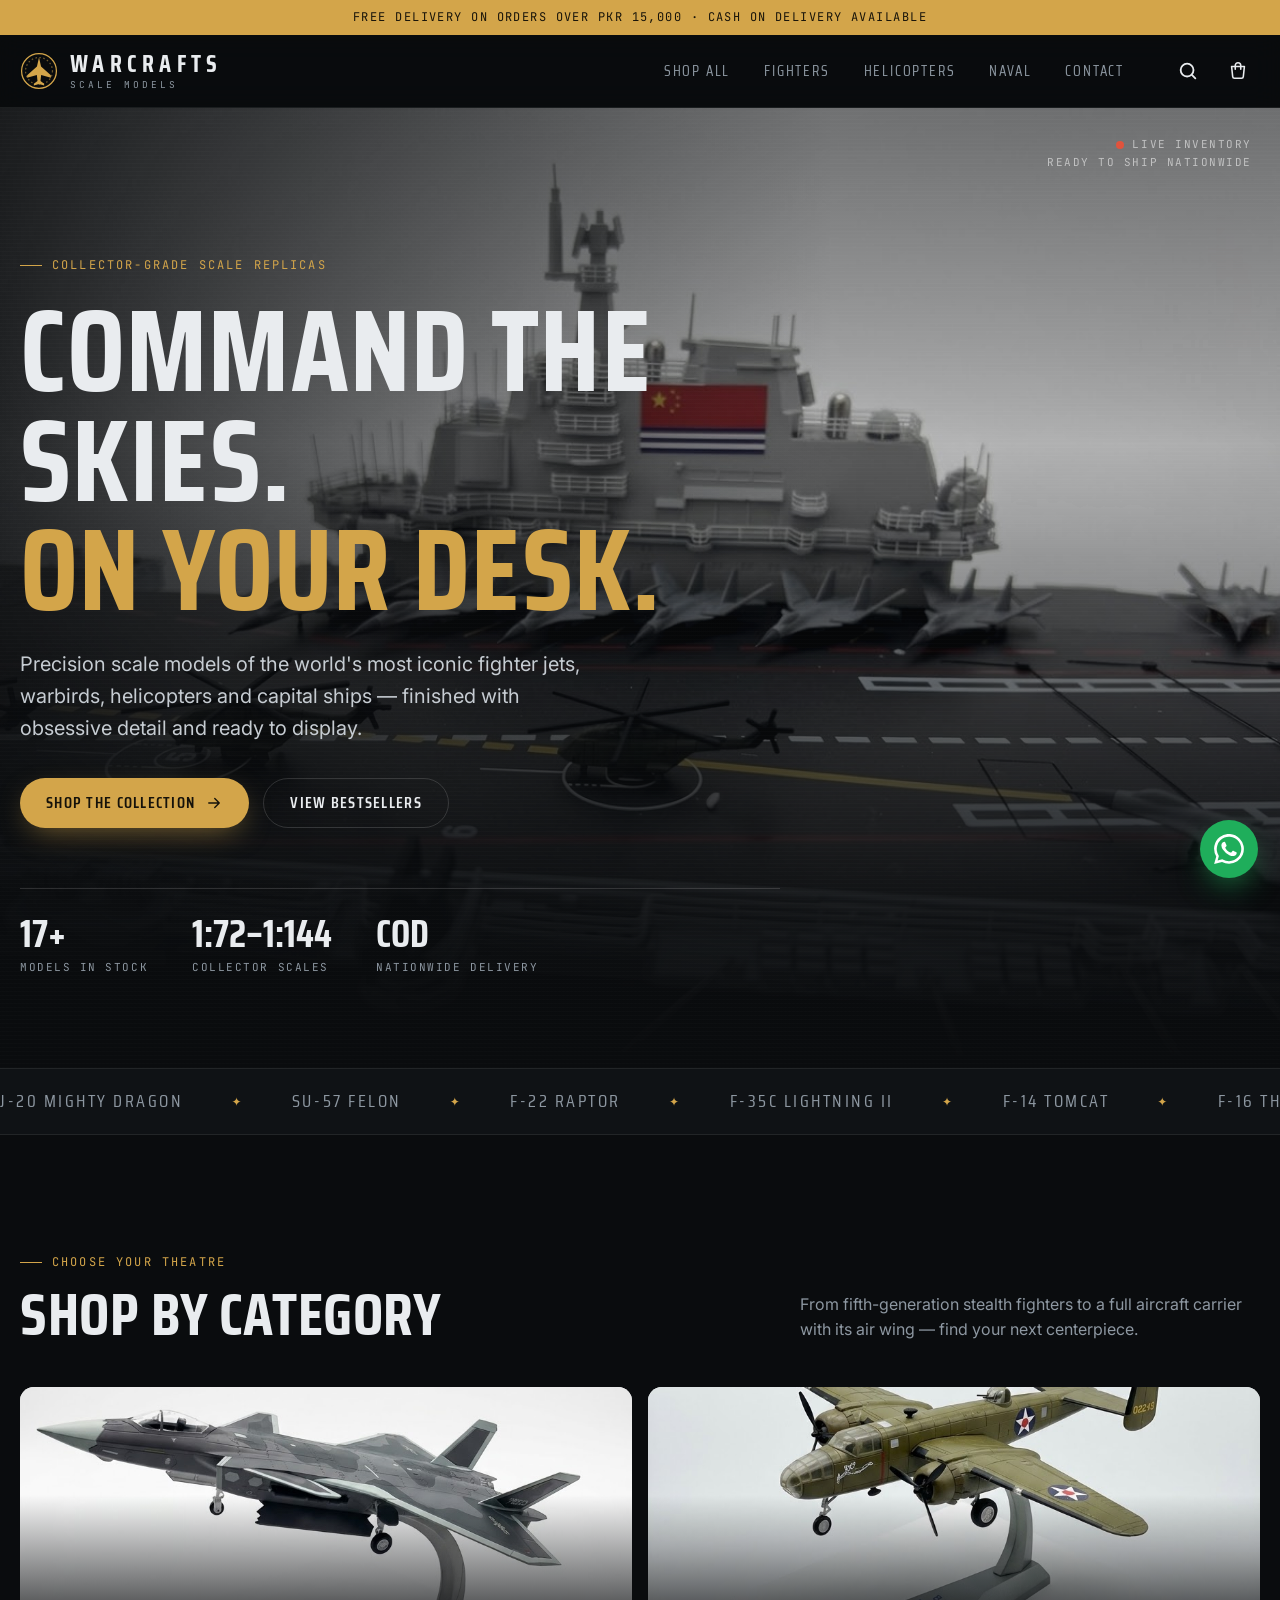
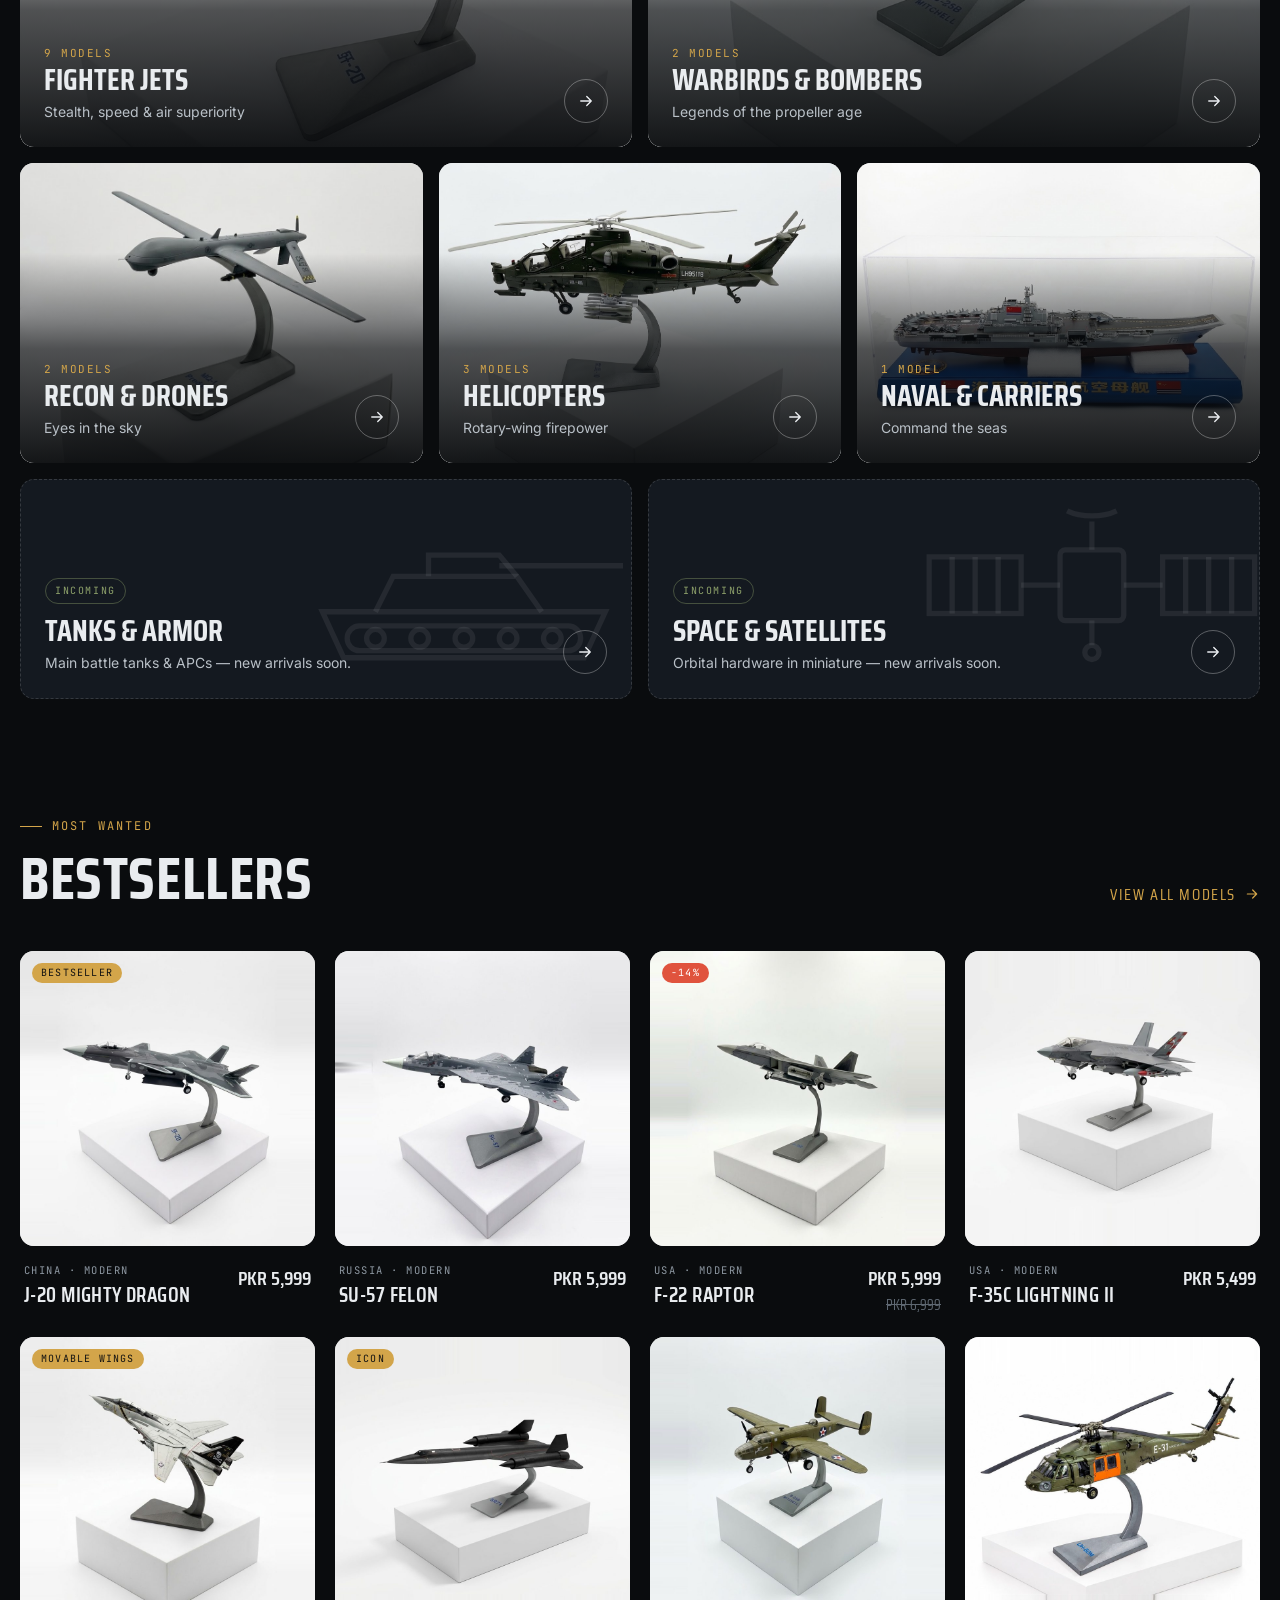
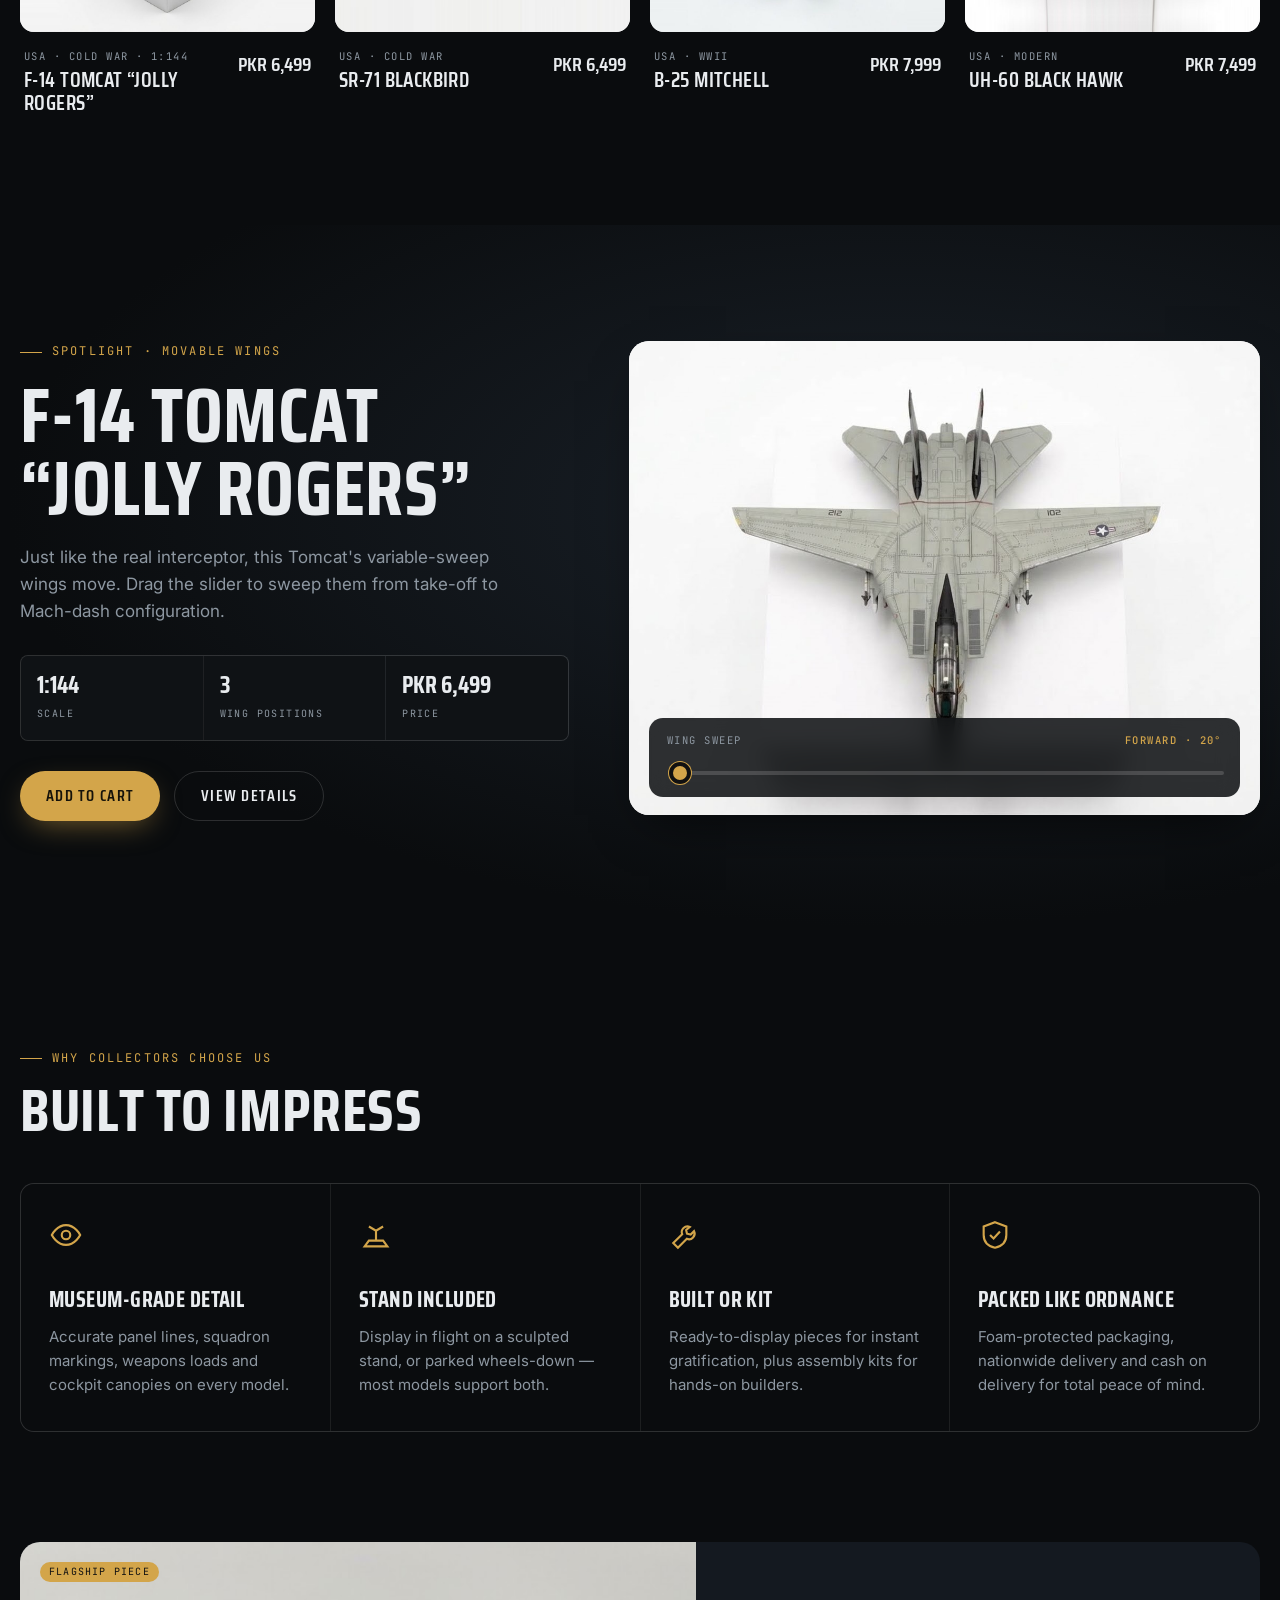
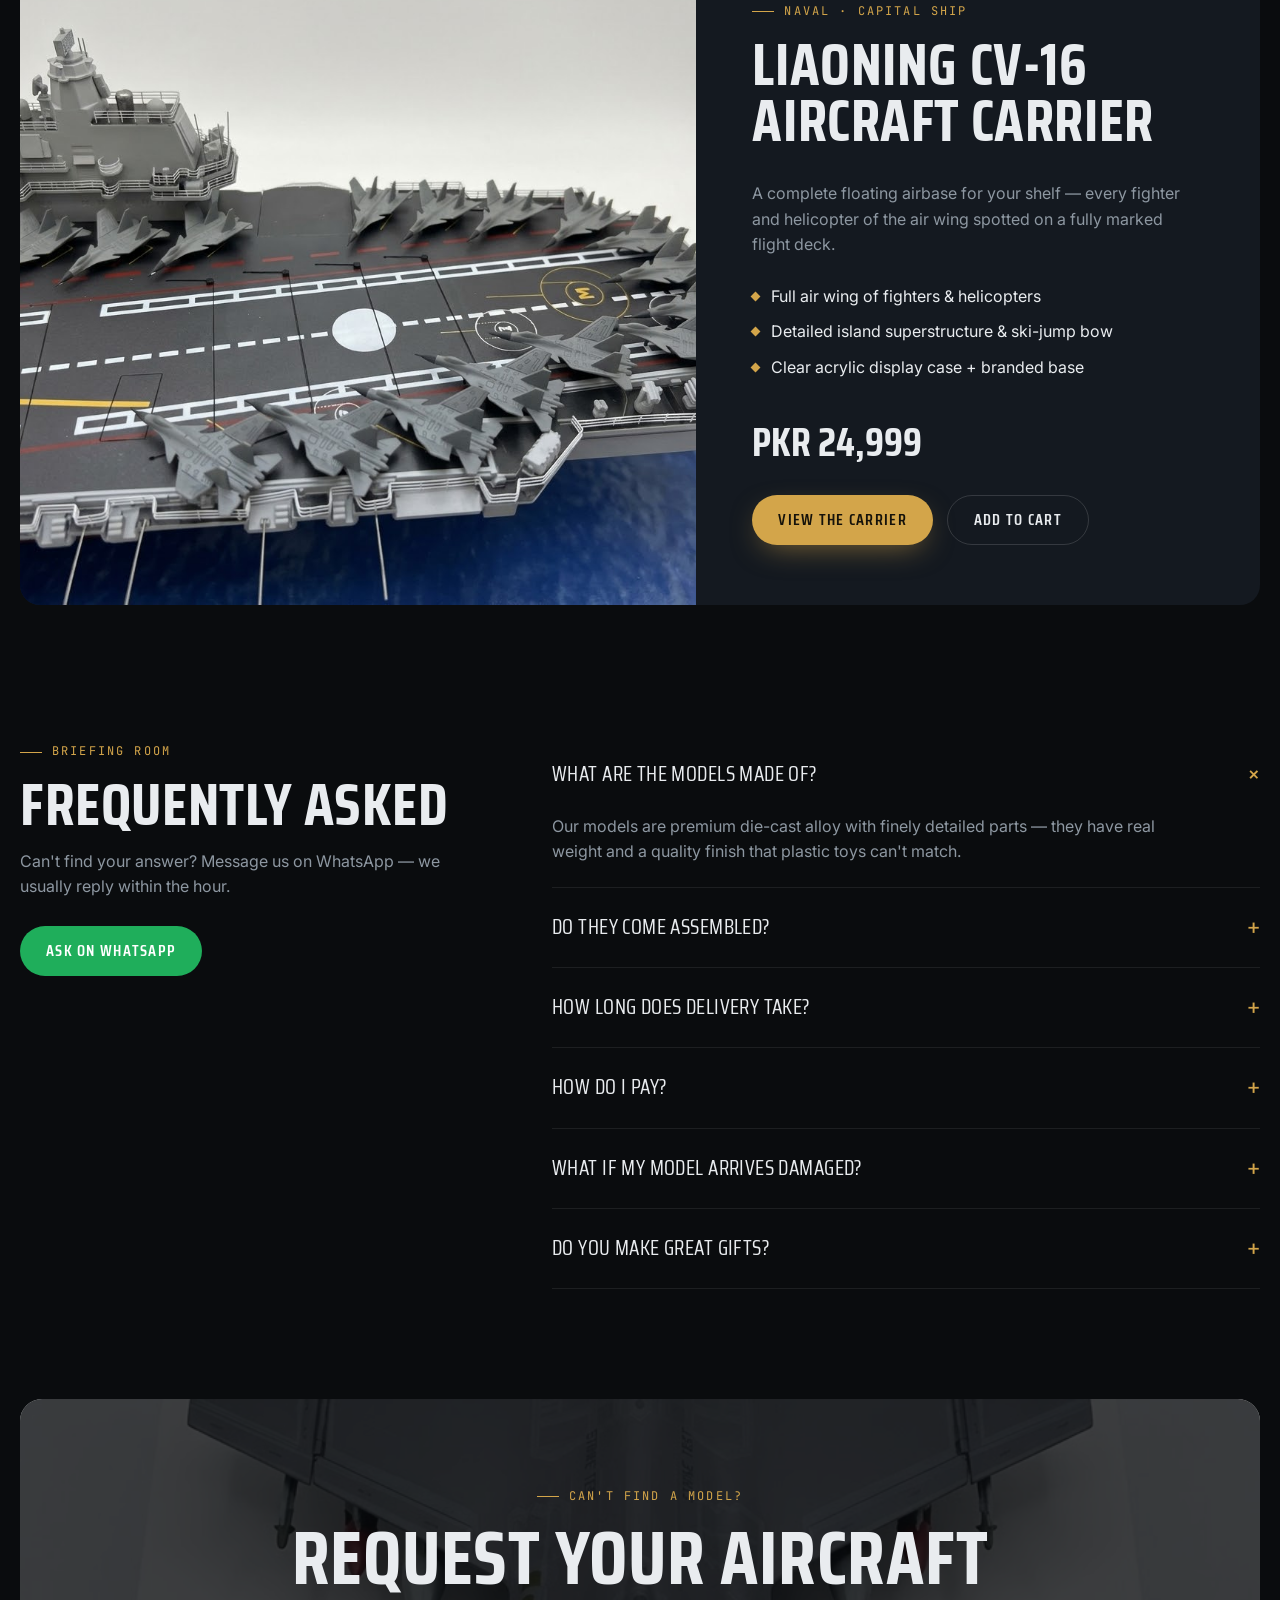
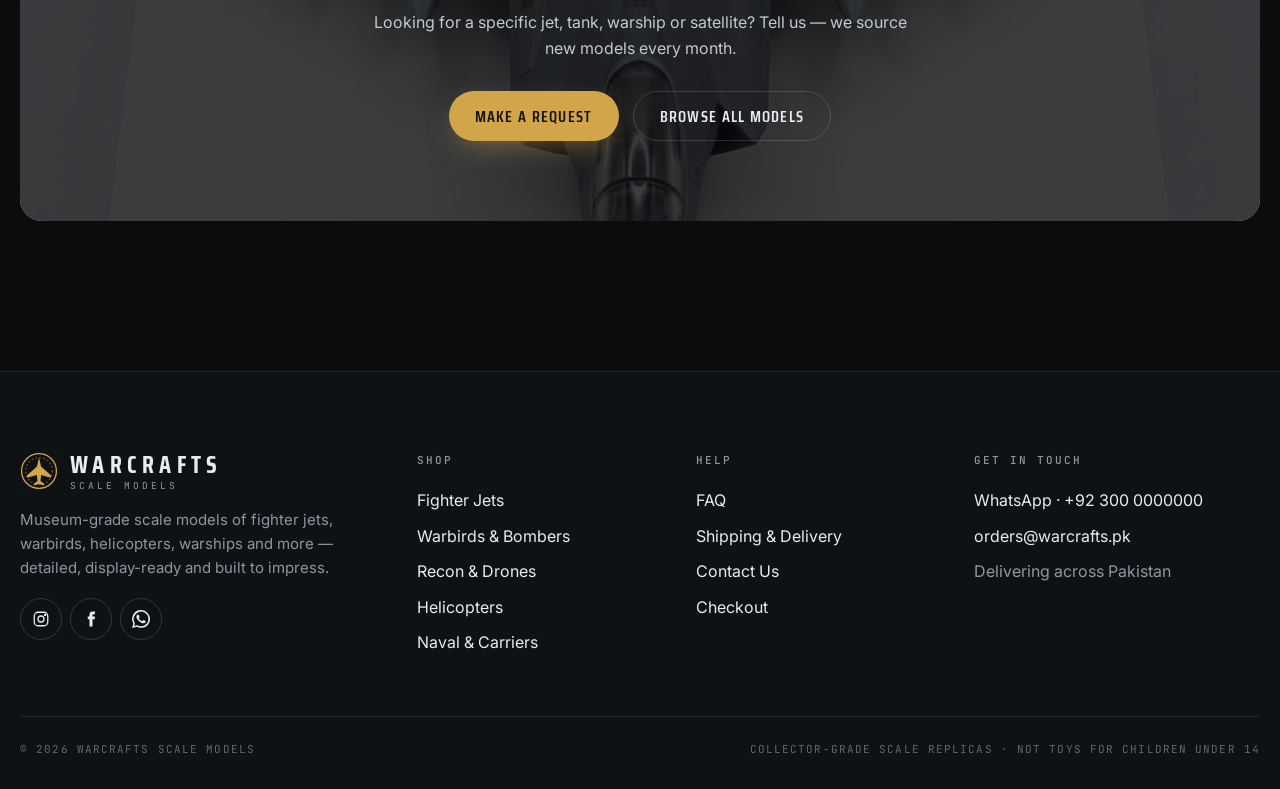
<file: site/index.html>
<!doctype html>
<html lang="en">
<head>
  <meta charset="utf-8">
  <meta name="viewport" content="width=device-width, initial-scale=1">
  <title>WARCRAFTS Scale Models — Fighter Jets, Helicopters & Warship Replicas</title>
  <meta name="description" content="Museum-grade scale models of fighter jets, WWII warbirds, attack helicopters, drones and aircraft carriers. Detailed, display-ready, delivered nationwide with cash on delivery.">
  <meta property="og:title" content="WARCRAFTS Scale Models">
  <meta property="og:description" content="Command the skies. Rule the seas. On your desk.">
  <meta property="og:image" content="assets/hero-carrier.jpg">
  <meta property="og:type" content="website">
  <meta name="theme-color" content="#0a0c0e">
  <link rel="icon" href="favicon.svg" type="image/svg+xml">
  <link rel="preconnect" href="https://fonts.googleapis.com">
  <link rel="preconnect" href="https://fonts.gstatic.com" crossorigin>
  <link href="https://fonts.googleapis.com/css2?family=Inter:wght@400;500;600&family=JetBrains+Mono:wght@400;500&family=Saira+Condensed:wght@500;600;700&display=swap" rel="stylesheet">
  <link rel="preload" as="image" href="assets/hero-carrier.jpg">
  <link rel="stylesheet" href="css/styles.css">
</head>
<body data-page="home">
  <div id="site-header"></div>

  <main>
    <!-- HERO -->
    <section class="hero">
      <div class="hero-media"><img src="assets/hero-carrier.jpg" alt="Close-up of the Liaoning aircraft carrier model's flight deck with fighters and helicopters"></div>
      <div class="hud hud-tr"><i></i>Live inventory<br>Ready to ship nationwide</div>
      <div class="wrap">
        <div class="hero-content">
          <span class="kicker">Collector-grade scale replicas</span>
          <h1 class="h-display">Command the skies.<br><em>On your desk.</em></h1>
          <p class="lead">Precision scale models of the world's most iconic fighter jets, warbirds, helicopters and capital ships — finished with obsessive detail and ready to display.</p>
          <div class="hero-ctas">
            <a href="shop.html" class="btn btn-primary">Shop the collection
              <svg viewBox="0 0 24 24" fill="none" stroke="currentColor" stroke-width="1.8" stroke-linecap="round" stroke-linejoin="round"><path d="M5 12h14M13 6l6 6-6 6"/></svg></a>
            <a href="#featured" class="btn btn-ghost">View bestsellers</a>
          </div>
          <div class="hero-stats">
            <div><b id="statModels">17+</b><span>Models in stock</span></div>
            <div><b>1:72–1:144</b><span>Collector scales</span></div>
            <div><b>COD</b><span>Nationwide delivery</span></div>
          </div>
        </div>
      </div>
    </section>

    <div class="marquee" aria-hidden="true"><div class="marquee-track" id="marquee"></div></div>

    <!-- CATEGORIES -->
    <section class="section">
      <div class="wrap">
        <div class="section-head reveal">
          <div><span class="kicker">Choose your theatre</span><h2 class="h-display">Shop by category</h2></div>
          <p>From fifth-generation stealth fighters to a full aircraft carrier with its air wing — find your next centerpiece.</p>
        </div>
        <div class="cat-grid" id="catGrid"></div>
      </div>
    </section>

    <!-- FEATURED -->
    <section class="section" id="featured" style="padding-top:0">
      <div class="wrap">
        <div class="section-head reveal">
          <div><span class="kicker">Most wanted</span><h2 class="h-display">Bestsellers</h2></div>
          <a href="shop.html" class="link-arrow">View all models
            <svg viewBox="0 0 24 24" fill="none" stroke="currentColor" stroke-width="1.8" stroke-linecap="round" stroke-linejoin="round"><path d="M5 12h14M13 6l6 6-6 6"/></svg></a>
        </div>
        <div class="grid" id="featuredGrid"></div>
      </div>
    </section>

    <!-- SPOTLIGHT: F-14 -->
    <section class="section spotlight">
      <div class="wrap spot-grid">
        <div class="spot-copy reveal">
          <span class="kicker">Spotlight · Movable wings</span>
          <h2 class="h-display">F-14 Tomcat<br>“Jolly Rogers”</h2>
          <p>Just like the real interceptor, this Tomcat's variable-sweep wings move. Drag the slider to sweep them from take-off to Mach-dash configuration.</p>
          <div class="spot-specs">
            <div><b>1:144</b><span>Scale</span></div>
            <div><b>3</b><span>Wing positions</span></div>
            <div><b id="f14Price">—</b><span>Price</span></div>
          </div>
          <div class="hero-ctas">
            <button class="btn btn-primary" data-add-f14>Add to cart</button>
            <a class="btn btn-ghost" href="product.html?id=f-14-tomcat">View details</a>
          </div>
        </div>
        <div class="spot-stage reveal" id="sweepStage">
          <div class="sweep-ctrl">
            <label for="sweep">Wing sweep <b id="sweepVal">Forward · 20°</b></label>
            <input type="range" id="sweep" min="0" max="2" step="1" value="0">
          </div>
        </div>
      </div>
    </section>

    <!-- WHY US -->
    <section class="section">
      <div class="wrap">
        <div class="section-head reveal">
          <div><span class="kicker">Why collectors choose us</span><h2 class="h-display">Built to impress</h2></div>
        </div>
        <div class="features reveal">
          <div class="feature">
            <svg viewBox="0 0 24 24" fill="none" stroke="currentColor" stroke-width="1.5"><path d="M2 12s3.5-7 10-7 10 7 10 7-3.5 7-10 7S2 12 2 12z"/><circle cx="12" cy="12" r="3"/></svg>
            <h3>Museum-grade detail</h3>
            <p>Accurate panel lines, squadron markings, weapons loads and cockpit canopies on every model.</p>
          </div>
          <div class="feature">
            <svg viewBox="0 0 24 24" fill="none" stroke="currentColor" stroke-width="1.5"><path d="M4 20h16l-3-4H7z"/><path d="M12 16V9M7 6l5 3 5-3"/></svg>
            <h3>Stand included</h3>
            <p>Display in flight on a sculpted stand, or parked wheels-down — most models support both.</p>
          </div>
          <div class="feature">
            <svg viewBox="0 0 24 24" fill="none" stroke="currentColor" stroke-width="1.5"><path d="M14.7 6.3a4 4 0 0 0-5.4 5.1L3 17.7 6.3 21l6.3-6.3a4 4 0 0 0 5.1-5.4l-2.4 2.4-2.6-.6-.6-2.6z"/></svg>
            <h3>Built or kit</h3>
            <p>Ready-to-display pieces for instant gratification, plus assembly kits for hands-on builders.</p>
          </div>
          <div class="feature">
            <svg viewBox="0 0 24 24" fill="none" stroke="currentColor" stroke-width="1.5"><path d="M12 3l8 3v6c0 5-3.5 8-8 9-4.5-1-8-4-8-9V6z"/><path d="M8.5 12l2.5 2.5 4.5-5"/></svg>
            <h3>Packed like ordnance</h3>
            <p>Foam-protected packaging, nationwide delivery and cash on delivery for total peace of mind.</p>
          </div>
        </div>
      </div>
    </section>

    <!-- CARRIER -->
    <section class="section" style="padding-top:0">
      <div class="wrap">
        <div class="split reveal">
          <div class="split-media">
            <img src="assets/deck.jpg" alt="Liaoning aircraft carrier model flight deck with J-15 fighters" loading="lazy">
            <span class="badge brass tag">Flagship piece</span>
          </div>
          <div class="split-copy">
            <span class="kicker">Naval · Capital ship</span>
            <h2 class="h-display">Liaoning CV-16 Aircraft Carrier</h2>
            <p>A complete floating airbase for your shelf — every fighter and helicopter of the air wing spotted on a fully marked flight deck.</p>
            <ul>
              <li>Full air wing of fighters & helicopters</li>
              <li>Detailed island superstructure & ski-jump bow</li>
              <li>Clear acrylic display case + branded base</li>
            </ul>
            <div class="price-big" id="cvPrice">—</div>
            <div class="hero-ctas">
              <a href="product.html?id=liaoning-cv-16" class="btn btn-primary">View the carrier</a>
              <button class="btn btn-ghost" data-add="liaoning-cv-16">Add to cart</button>
            </div>
          </div>
        </div>
      </div>
    </section>

    <!-- FAQ -->
    <section class="section" id="faq" style="padding-top:20px">
      <div class="wrap faq-grid">
        <div class="reveal">
          <span class="kicker">Briefing room</span>
          <h2 class="h-display" style="font-size:clamp(40px,5vw,60px);margin-top:14px">Frequently asked</h2>
          <p class="muted">Can't find your answer? Message us on WhatsApp — we usually reply within the hour.</p>
          <a class="btn btn-wa" data-wa="Hi! I have a question about your scale models." target="_blank" rel="noopener" style="margin-top:10px">Ask on WhatsApp</a>
        </div>
        <div class="faq reveal">
          <details open><summary>What are the models made of?</summary><p>Our models are premium die-cast alloy with finely detailed parts — they have real weight and a quality finish that plastic toys can't match.</p></details>
          <details><summary>Do they come assembled?</summary><p>Most models arrive ready to display — just place them on the included stand. Some items are assembly kits for hobbyists who enjoy building; these are clearly marked “Assembly kit” on the product page.</p></details>
          <details><summary>How long does delivery take?</summary><p>Orders are dispatched within 1–2 days and usually arrive in 3–5 working days nationwide. You'll receive tracking details on WhatsApp.</p></details>
          <details><summary>How do I pay?</summary><p>Cash on delivery is available nationwide. You can also pay by bank transfer or JazzCash / Easypaisa — choose your preferred option at checkout.</p></details>
          <details><summary>What if my model arrives damaged?</summary><p>Every model is foam-packed, but if anything arrives damaged, send us a photo within 48 hours of delivery and we'll replace it or refund you.</p></details>
          <details><summary>Do you make great gifts?</summary><p>Absolutely — they're a hit for birthdays, retirements, military & aviation enthusiasts and executive desks. Ask us about gift notes.</p></details>
        </div>
      </div>
    </section>

    <!-- CTA -->
    <section class="section" style="padding-top:0">
      <div class="wrap">
        <div class="cta-band reveal">
          <img src="assets/products/f-35c-lightning-ii/4.jpg" alt="" loading="lazy">
          <span class="kicker">Can't find a model?</span>
          <h2 class="h-display">Request your aircraft</h2>
          <p>Looking for a specific jet, tank, warship or satellite? Tell us — we source new models every month.</p>
          <div class="hero-ctas">
            <a class="btn btn-primary" href="contact.html">Make a request</a>
            <a class="btn btn-ghost" href="shop.html">Browse all models</a>
          </div>
        </div>
      </div>
    </section>
  </main>

  <div id="site-footer"></div>

  <script src="js/config.js"></script>
  <script src="js/products.js"></script>
  <script src="js/app.js"></script>
</body>
</html>
</file>
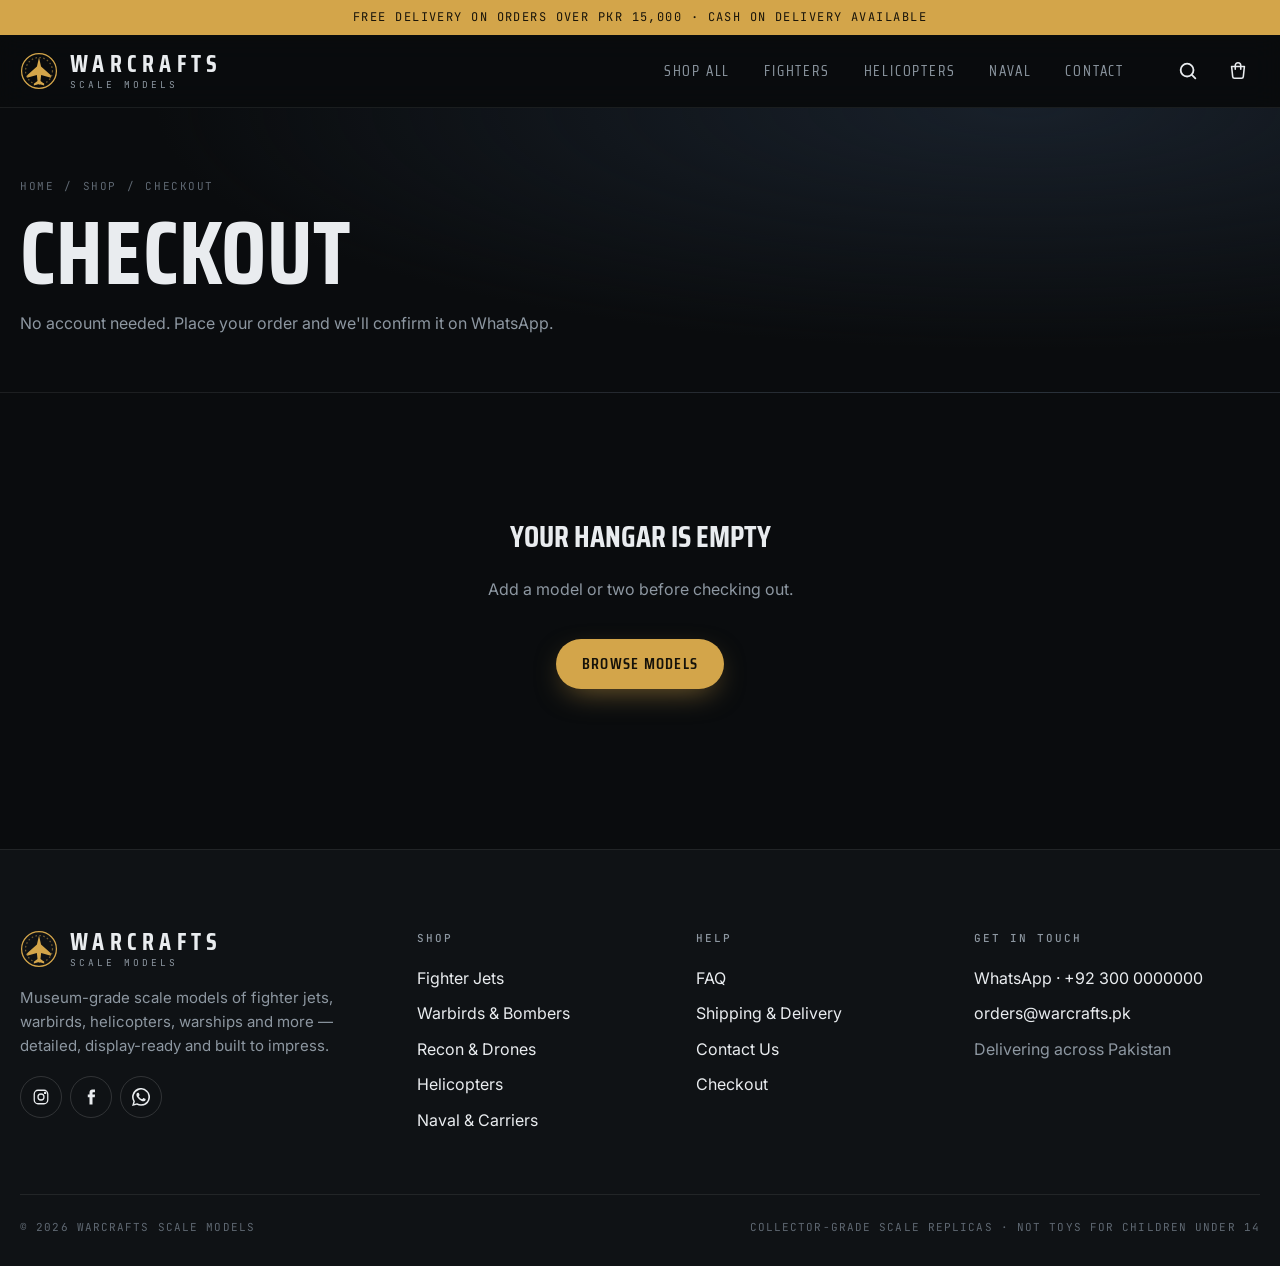
<file: site/checkout.html>
<!doctype html>
<html lang="en">
<head>
  <meta charset="utf-8">
  <meta name="viewport" content="width=device-width, initial-scale=1">
  <title>Checkout — WARCRAFTS Scale Models</title>
  <meta name="robots" content="noindex">
  <meta name="theme-color" content="#0a0c0e">
  <link rel="icon" href="favicon.svg" type="image/svg+xml">
  <link rel="preconnect" href="https://fonts.googleapis.com">
  <link rel="preconnect" href="https://fonts.gstatic.com" crossorigin>
  <link href="https://fonts.googleapis.com/css2?family=Inter:wght@400;500;600&family=JetBrains+Mono:wght@400;500&family=Saira+Condensed:wght@500;600;700&display=swap" rel="stylesheet">
  <link rel="stylesheet" href="css/styles.css">
</head>
<body data-page="checkout">
  <div id="site-header"></div>

  <main>
    <section class="page-hero">
      <div class="wrap">
        <div class="crumbs"><a href="index.html">Home</a>/<a href="shop.html">Shop</a>/<span>Checkout</span></div>
        <h1 class="h-display">Checkout</h1>
        <p>No account needed. Place your order and we'll confirm it on WhatsApp.</p>
      </div>
    </section>

    <div class="wrap">
      <div id="checkoutEmpty" class="empty hidden" style="padding:120px 0">
        <h3>Your hangar is empty</h3>
        <p>Add a model or two before checking out.</p>
        <a href="shop.html" class="btn btn-primary" style="margin-top:20px">Browse models</a>
      </div>

      <div id="checkoutMain" class="checkout">
        <!-- Netlify Forms: the "order" form is detected at deploy time; submissions appear in the Netlify dashboard. -->
        <form id="orderForm" name="order" method="POST" data-netlify="true" netlify-honeypot="bot-field" action="/thank-you.html">
          <input type="hidden" name="form-name" value="order">
          <p class="hidden"><label>Don't fill this out: <input name="bot-field"></label></p>
          <input type="hidden" name="order-id">
          <input type="hidden" name="order-items">
          <input type="hidden" name="order-subtotal">
          <input type="hidden" name="order-shipping">
          <input type="hidden" name="order-total">

          <div class="form-card">
            <h2><span class="step">01</span>Contact</h2>
            <div class="form-grid">
              <div class="input-group full"><label for="name">Full name</label><input id="name" name="name" required autocomplete="name" placeholder="e.g. Ali Khan"></div>
              <div class="input-group"><label for="phone">Phone / WhatsApp</label><input id="phone" name="phone" type="tel" required autocomplete="tel" placeholder="03xx xxxxxxx" pattern="[0-9+\s\-]{10,16}"></div>
              <div class="input-group"><label for="email">Email (optional)</label><input id="email" name="email" type="email" autocomplete="email" placeholder="you@example.com"></div>
            </div>
          </div>

          <div class="form-card">
            <h2><span class="step">02</span>Delivery</h2>
            <div class="form-grid">
              <div class="input-group full"><label for="address">Street address</label><input id="address" name="address" required autocomplete="street-address" placeholder="House, street, area"></div>
              <div class="input-group"><label for="city">City</label><input id="city" name="city" required autocomplete="address-level2" placeholder="e.g. Lahore"></div>
              <div class="input-group"><label for="postal">Postal code (optional)</label><input id="postal" name="postal" autocomplete="postal-code"></div>
              <div class="input-group full"><label for="notes">Order notes (optional)</label><textarea id="notes" name="notes" placeholder="Gift message, delivery instructions…"></textarea></div>
            </div>
          </div>

          <div class="form-card">
            <h2><span class="step">03</span>Payment</h2>
            <div class="pay-options" id="payOptions"></div>
            <button type="submit" class="btn btn-primary btn-block" id="placeOrder" style="margin-top:26px">Place order</button>
            <a href="#" class="btn btn-wa btn-block" id="waCheckout" target="_blank" rel="noopener" style="margin-top:10px">
              <svg viewBox="0 0 24 24" fill="currentColor"><path d="M17.5 14.4c-.3-.1-1.8-.9-2-1s-.5-.1-.7.1-.8 1-1 1.2-.4.2-.7.1a8 8 0 0 1-2.4-1.5 9 9 0 0 1-1.6-2.1c-.2-.3 0-.5.1-.6l.5-.6.3-.5v-.5l-1-2.2c-.2-.6-.5-.5-.7-.5h-.6a1.1 1.1 0 0 0-.8.4 3.4 3.4 0 0 0-1 2.5 5.9 5.9 0 0 0 1.2 3.1 13.4 13.4 0 0 0 5.2 4.6c.7.3 1.3.5 1.7.6a4.2 4.2 0 0 0 1.9.1 3.1 3.1 0 0 0 2-1.4 2.5 2.5 0 0 0 .2-1.4c-.1-.2-.3-.3-.6-.4M12 21.8a9.8 9.8 0 0 1-5-1.4l-.4-.2-3.7 1 1-3.6-.2-.4A9.8 9.8 0 1 1 12 21.8m8.4-18.2A11.8 11.8 0 0 0 1.8 17.9L.1 24l6.3-1.6A11.8 11.8 0 0 0 12 23.8 11.8 11.8 0 0 0 20.4 3.6"/></svg>
              Or send this order on WhatsApp</a>
            <p class="form-note">By placing your order you agree to be contacted on the phone number provided to confirm delivery.</p>
          </div>
        </form>

        <aside class="summary">
          <div class="form-card">
            <h2>Order summary</h2>
            <div id="summaryItems"></div>
            <div id="summaryTotals" style="margin-top:18px;display:grid;gap:8px"></div>
          </div>
        </aside>
      </div>
    </div>
  </main>

  <div id="site-footer"></div>

  <script src="js/config.js"></script>
  <script src="js/products.js"></script>
  <script src="js/app.js"></script>
</body>
</html>
</file>
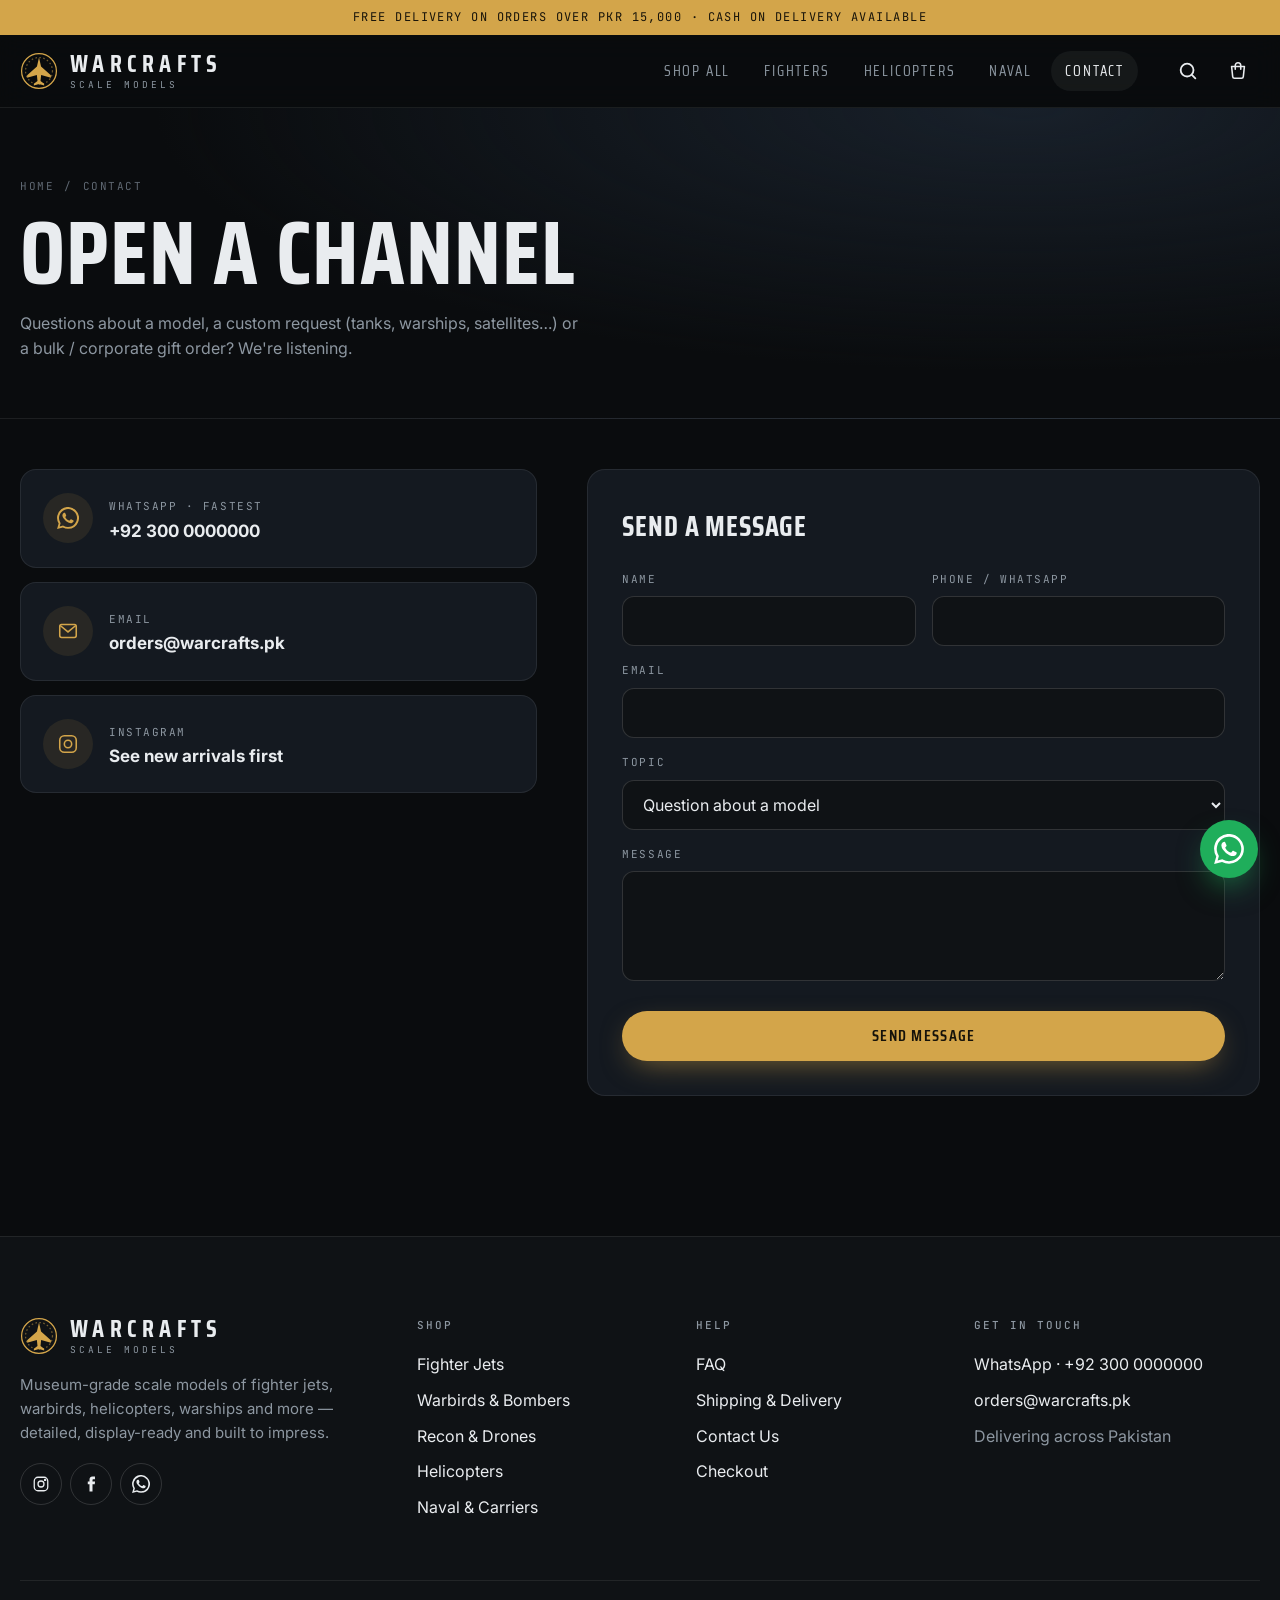
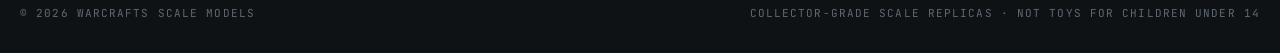
<file: site/contact.html>
<!doctype html>
<html lang="en">
<head>
  <meta charset="utf-8">
  <meta name="viewport" content="width=device-width, initial-scale=1">
  <title>Contact — WARCRAFTS Scale Models</title>
  <meta name="description" content="Questions, custom requests or bulk orders — get in touch with WARCRAFTS Scale Models.">
  <meta name="theme-color" content="#0a0c0e">
  <link rel="icon" href="favicon.svg" type="image/svg+xml">
  <link rel="preconnect" href="https://fonts.googleapis.com">
  <link rel="preconnect" href="https://fonts.gstatic.com" crossorigin>
  <link href="https://fonts.googleapis.com/css2?family=Inter:wght@400;500;600&family=JetBrains+Mono:wght@400;500&family=Saira+Condensed:wght@500;600;700&display=swap" rel="stylesheet">
  <link rel="stylesheet" href="css/styles.css">
</head>
<body data-page="contact">
  <div id="site-header"></div>

  <main>
    <section class="page-hero">
      <div class="wrap">
        <div class="crumbs"><a href="index.html">Home</a>/<span>Contact</span></div>
        <h1 class="h-display">Open a channel</h1>
        <p>Questions about a model, a custom request (tanks, warships, satellites…) or a bulk / corporate gift order? We're listening.</p>
      </div>
    </section>

    <div class="wrap contact-grid">
      <div class="contact-cards">
        <a class="contact-card" id="cWa" target="_blank" rel="noopener">
          <span class="ic"><svg viewBox="0 0 24 24" fill="currentColor"><path d="M17.5 14.4c-.3-.1-1.8-.9-2-1s-.5-.1-.7.1-.8 1-1 1.2-.4.2-.7.1a8 8 0 0 1-2.4-1.5 9 9 0 0 1-1.6-2.1c-.2-.3 0-.5.1-.6l.5-.6.3-.5v-.5l-1-2.2c-.2-.6-.5-.5-.7-.5h-.6a1.1 1.1 0 0 0-.8.4 3.4 3.4 0 0 0-1 2.5 5.9 5.9 0 0 0 1.2 3.1 13.4 13.4 0 0 0 5.2 4.6c.7.3 1.3.5 1.7.6a4.2 4.2 0 0 0 1.9.1 3.1 3.1 0 0 0 2-1.4 2.5 2.5 0 0 0 .2-1.4c-.1-.2-.3-.3-.6-.4M12 21.8a9.8 9.8 0 0 1-5-1.4l-.4-.2-3.7 1 1-3.6-.2-.4A9.8 9.8 0 1 1 12 21.8m8.4-18.2A11.8 11.8 0 0 0 1.8 17.9L.1 24l6.3-1.6A11.8 11.8 0 0 0 12 23.8 11.8 11.8 0 0 0 20.4 3.6"/></svg></span>
          <div><span>WhatsApp · fastest</span><b id="cWaNum"></b></div>
        </a>
        <a class="contact-card" id="cMail">
          <span class="ic"><svg viewBox="0 0 24 24" fill="none" stroke="currentColor" stroke-width="1.7"><rect x="3" y="5" width="18" height="14" rx="2"/><path d="M3.5 6l8.5 7 8.5-7"/></svg></span>
          <div><span>Email</span><b id="cMailTxt"></b></div>
        </a>
        <a class="contact-card" id="cIg" target="_blank" rel="noopener">
          <span class="ic"><svg viewBox="0 0 24 24" fill="none" stroke="currentColor" stroke-width="1.7"><rect x="3" y="3" width="18" height="18" rx="5"/><circle cx="12" cy="12" r="4"/></svg></span>
          <div><span>Instagram</span><b>See new arrivals first</b></div>
        </a>
      </div>

      <form class="form-card" name="contact" method="POST" data-netlify="true" netlify-honeypot="bot-field" action="/thank-you-contact.html">
        <input type="hidden" name="form-name" value="contact">
        <p class="hidden"><label>Don't fill this out: <input name="bot-field"></label></p>
        <h2>Send a message</h2>
        <div class="form-grid">
          <div class="input-group"><label for="cName">Name</label><input id="cName" name="name" required autocomplete="name"></div>
          <div class="input-group"><label for="cPhone">Phone / WhatsApp</label><input id="cPhone" name="phone" type="tel" autocomplete="tel"></div>
          <div class="input-group full"><label for="cEmail">Email</label><input id="cEmail" name="email" type="email" autocomplete="email"></div>
          <div class="input-group full"><label for="cTopic">Topic</label>
            <select id="cTopic" name="topic">
              <option>Question about a model</option>
              <option>Request a model we don't stock</option>
              <option>Bulk / corporate gift order</option>
              <option>Order support</option>
              <option>Other</option>
            </select>
          </div>
          <div class="input-group full"><label for="cMessage">Message</label><textarea id="cMessage" name="message" required></textarea></div>
        </div>
        <button class="btn btn-primary btn-block" type="submit" style="margin-top:22px">Send message</button>
      </form>
    </div>
  </main>

  <div id="site-footer"></div>

  <script src="js/config.js"></script>
  <script src="js/products.js"></script>
  <script src="js/app.js"></script>
</body>
</html>
</file>
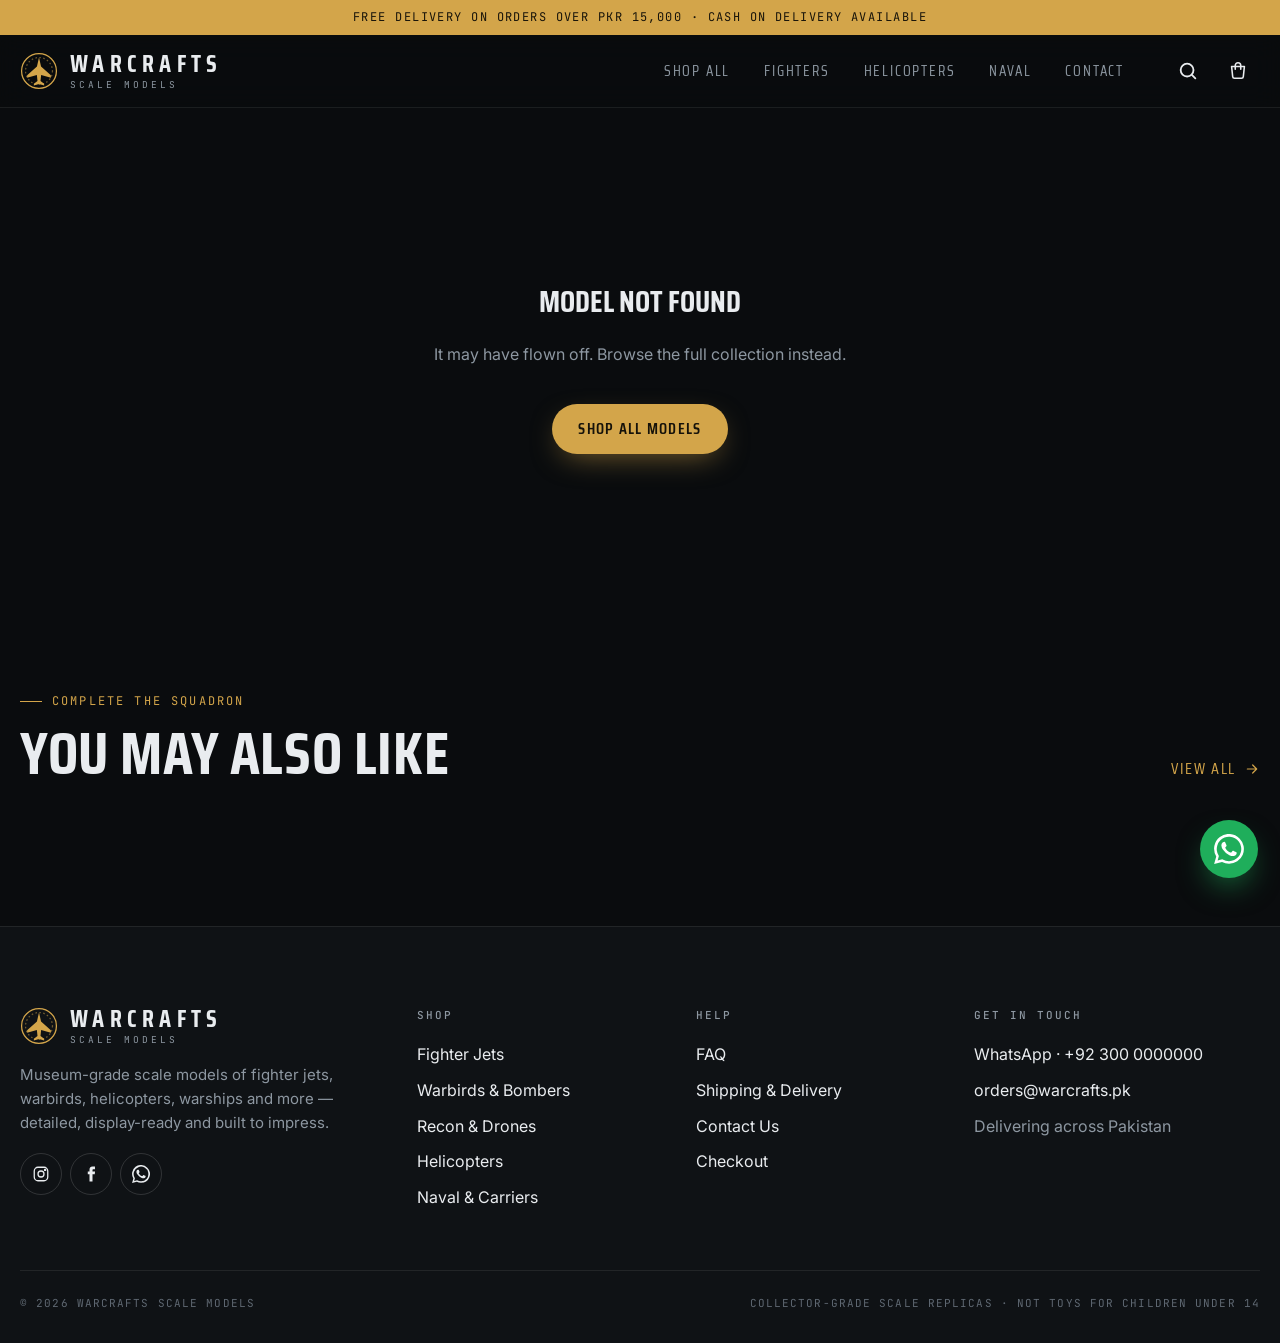
<file: site/product.html>
<!doctype html>
<html lang="en">
<head>
  <meta charset="utf-8">
  <meta name="viewport" content="width=device-width, initial-scale=1">
  <title>Scale Model — WARCRAFTS Scale Models</title>
  <meta name="description" content="Detailed collector-grade scale model.">
  <meta name="theme-color" content="#0a0c0e">
  <link rel="icon" href="favicon.svg" type="image/svg+xml">
  <link rel="preconnect" href="https://fonts.googleapis.com">
  <link rel="preconnect" href="https://fonts.gstatic.com" crossorigin>
  <link href="https://fonts.googleapis.com/css2?family=Inter:wght@400;500;600&family=JetBrains+Mono:wght@400;500&family=Saira+Condensed:wght@500;600;700&display=swap" rel="stylesheet">
  <link rel="stylesheet" href="css/styles.css">
</head>
<body data-page="product">
  <div id="site-header"></div>

  <main class="wrap">
    <div class="pdp" id="pdp"></div>

    <section style="padding-bottom:60px">
      <div class="section-head">
        <div><span class="kicker">Complete the squadron</span><h2 class="h-display">You may also like</h2></div>
        <a href="shop.html" class="link-arrow">View all
          <svg viewBox="0 0 24 24" fill="none" stroke="currentColor" stroke-width="1.8" stroke-linecap="round" stroke-linejoin="round"><path d="M5 12h14M13 6l6 6-6 6"/></svg></a>
      </div>
      <div class="grid" id="related"></div>
    </section>
  </main>

  <div id="site-footer"></div>

  <script src="js/config.js"></script>
  <script src="js/products.js"></script>
  <script src="js/app.js"></script>
</body>
</html>
</file>
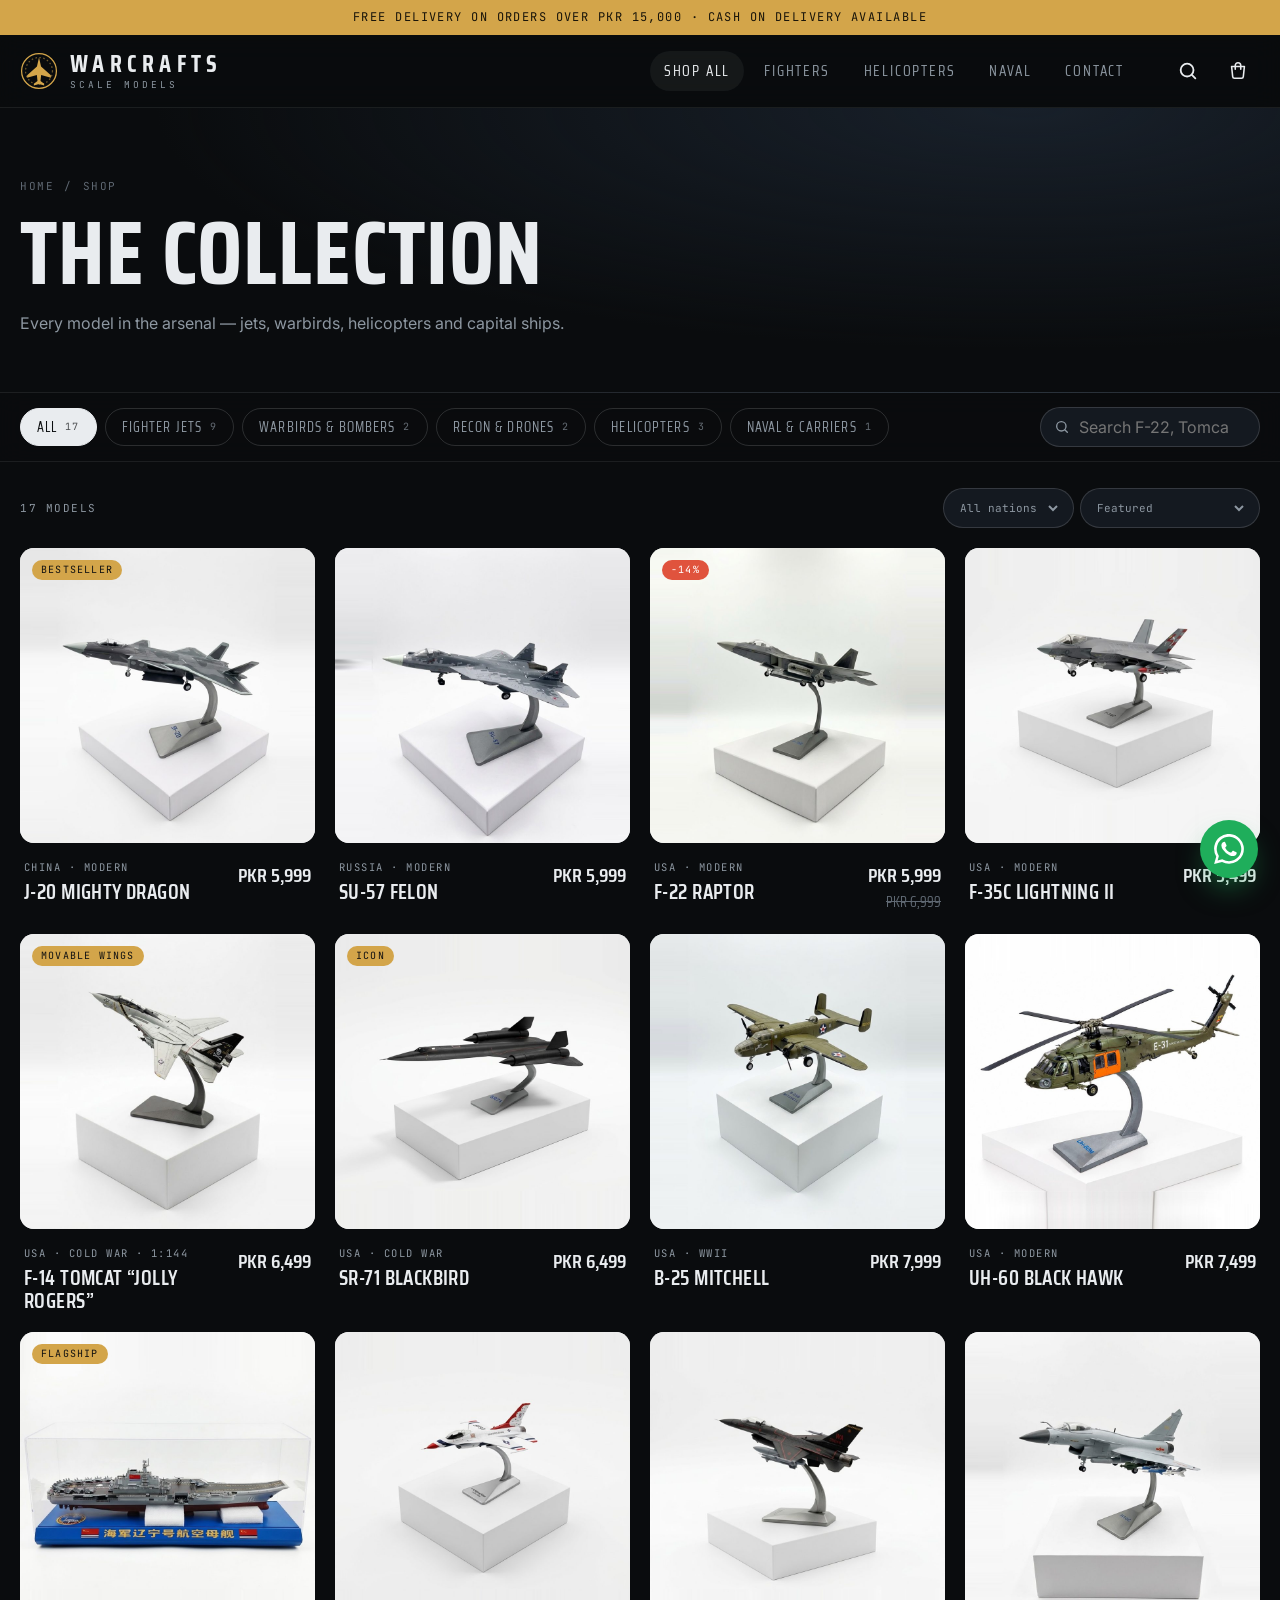
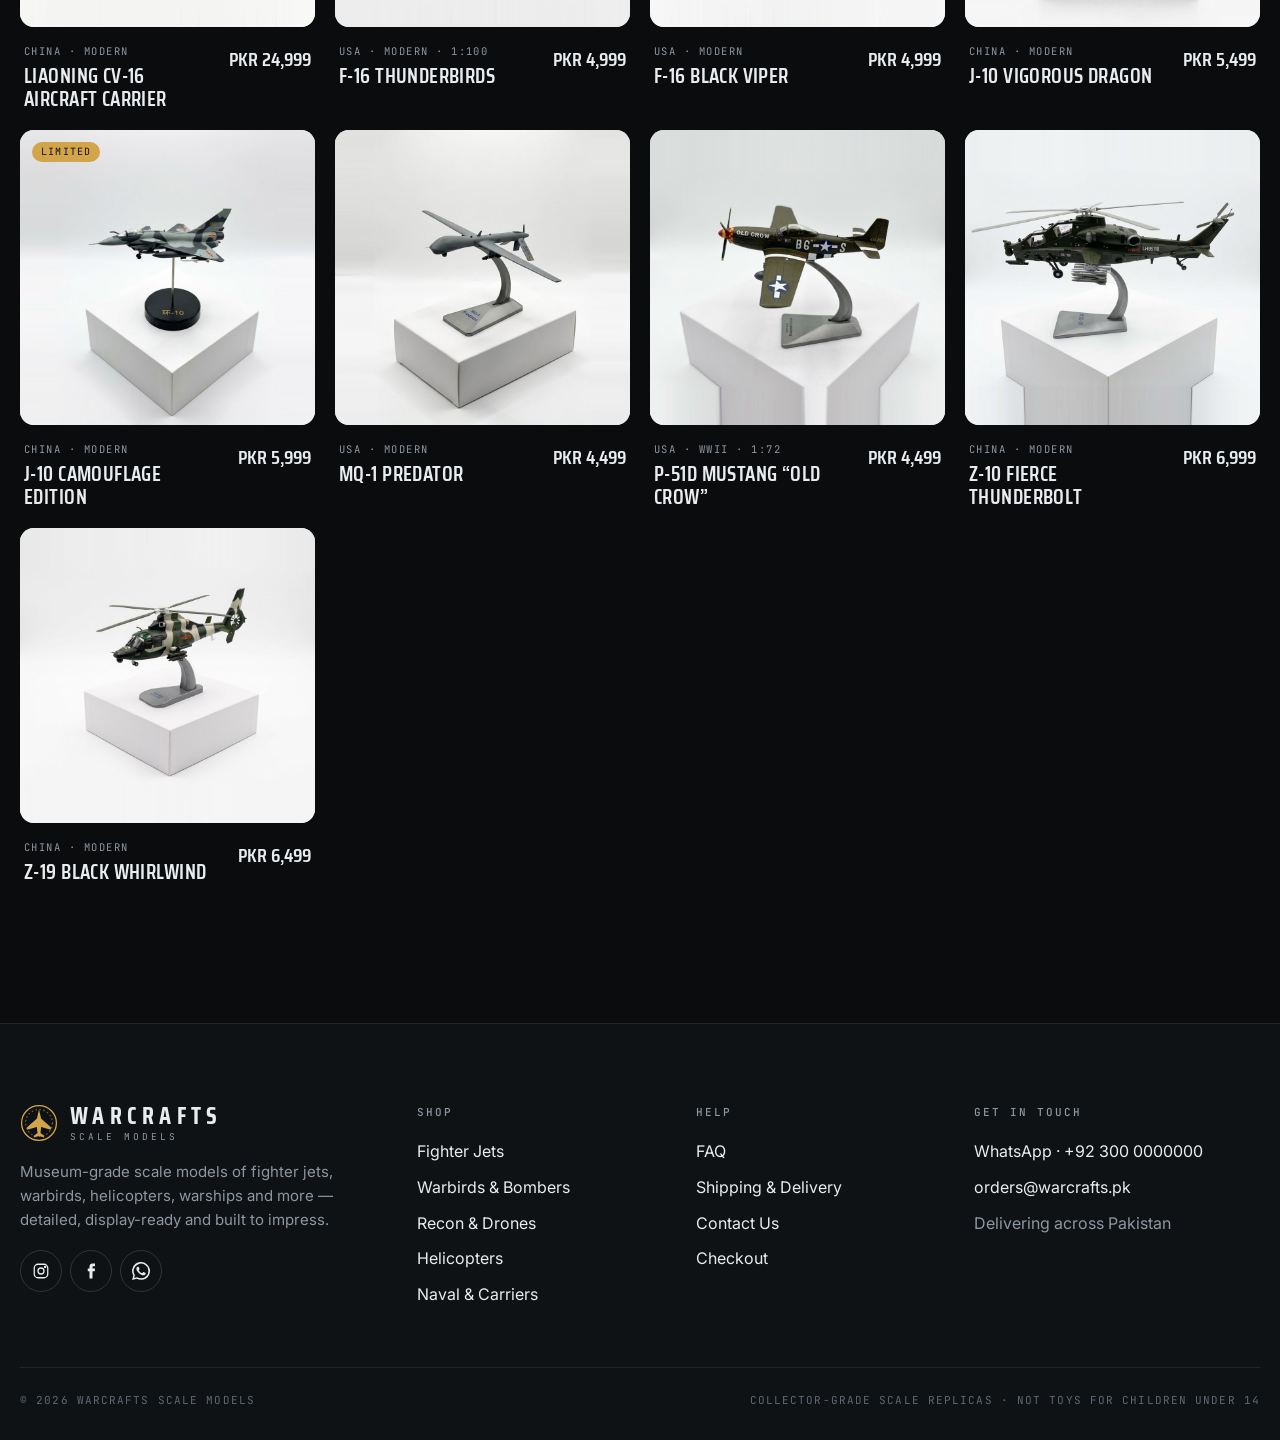
<file: site/shop.html>
<!doctype html>
<html lang="en">
<head>
  <meta charset="utf-8">
  <meta name="viewport" content="width=device-width, initial-scale=1">
  <title>Shop All — WARCRAFTS Scale Models</title>
  <meta name="description" content="Browse scale models of fighter jets, warbirds, helicopters, drones and aircraft carriers.">
  <meta name="theme-color" content="#0a0c0e">
  <link rel="icon" href="favicon.svg" type="image/svg+xml">
  <link rel="preconnect" href="https://fonts.googleapis.com">
  <link rel="preconnect" href="https://fonts.gstatic.com" crossorigin>
  <link href="https://fonts.googleapis.com/css2?family=Inter:wght@400;500;600&family=JetBrains+Mono:wght@400;500&family=Saira+Condensed:wght@500;600;700&display=swap" rel="stylesheet">
  <link rel="stylesheet" href="css/styles.css">
</head>
<body data-page="shop">
  <div id="site-header"></div>

  <main>
    <section class="page-hero">
      <div class="wrap">
        <div class="crumbs"><a href="index.html">Home</a>/<span>Shop</span></div>
        <h1 class="h-display" id="shopTitle">The Collection</h1>
        <p id="shopSub">Every model in the arsenal.</p>
      </div>
    </section>

    <div class="shop-bar">
      <div class="wrap shop-bar-inner">
        <div class="chips" id="chips"></div>
        <label class="search">
          <span class="sr-only">Search models</span>
          <svg viewBox="0 0 24 24" fill="none" stroke="currentColor" stroke-width="2" stroke-linecap="round"><circle cx="11" cy="11" r="7"/><path d="M20 20l-3.5-3.5"/></svg>
          <input class="field" id="q" type="search" placeholder="Search F-22, Tomcat…" autocomplete="off">
        </label>
      </div>
    </div>

    <section class="wrap" style="padding-bottom:100px">
      <div class="shop-meta">
        <span id="count"></span>
        <div class="toggle-group">
          <label class="sr-only" for="origin">Nation</label>
          <select class="field" id="origin"></select>
          <label class="sr-only" for="sort">Sort</label>
          <select class="field" id="sort">
            <option value="featured">Featured</option>
            <option value="price-asc">Price: low to high</option>
            <option value="price-desc">Price: high to low</option>
            <option value="name">Name A–Z</option>
          </select>
        </div>
      </div>
      <div class="grid" id="grid"></div>
    </section>
  </main>

  <div id="site-footer"></div>

  <script src="js/config.js"></script>
  <script src="js/products.js"></script>
  <script src="js/app.js"></script>
</body>
</html>
</file>
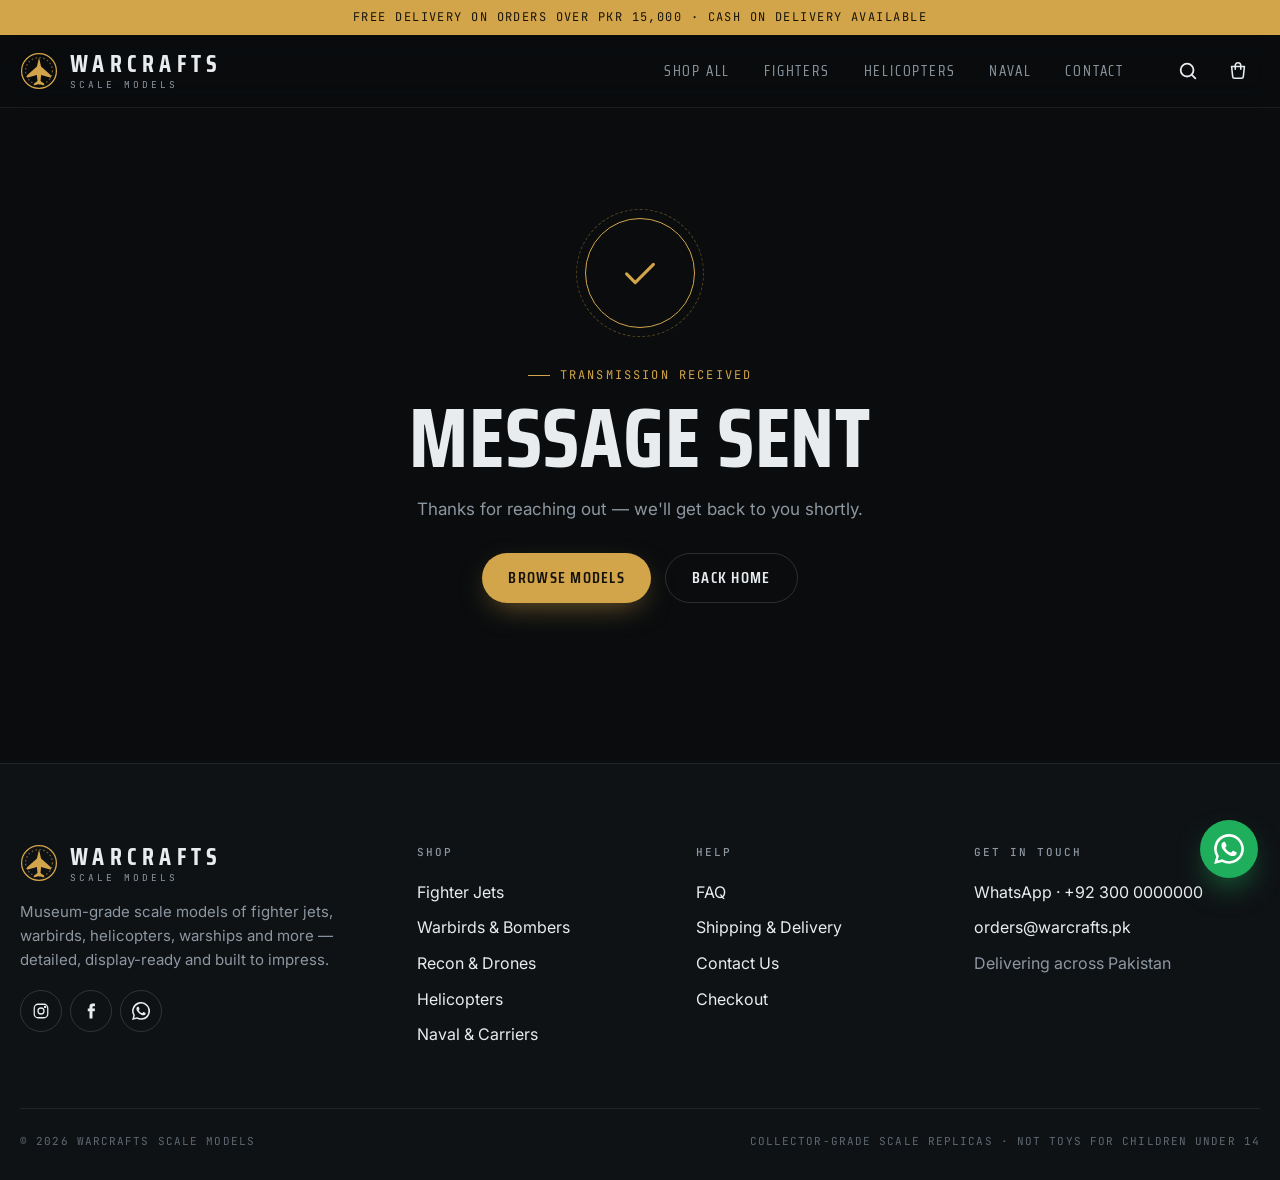
<file: site/thank-you-contact.html>
<!doctype html>
<html lang="en">
<head>
  <meta charset="utf-8">
  <meta name="viewport" content="width=device-width, initial-scale=1">
  <title>Message sent — WARCRAFTS Scale Models</title>
  <meta name="robots" content="noindex">
  <meta name="theme-color" content="#0a0c0e">
  <link rel="icon" href="favicon.svg" type="image/svg+xml">
  <link rel="preconnect" href="https://fonts.googleapis.com">
  <link rel="preconnect" href="https://fonts.gstatic.com" crossorigin>
  <link href="https://fonts.googleapis.com/css2?family=Inter:wght@400;500;600&family=JetBrains+Mono:wght@400;500&family=Saira+Condensed:wght@500;600;700&display=swap" rel="stylesheet">
  <link rel="stylesheet" href="css/styles.css">
</head>
<body data-page="contact-thanks">
  <div id="site-header"></div>
  <main class="wrap">
    <section class="thanks">
      <div class="seal"><svg viewBox="0 0 24 24" fill="none" stroke="currentColor" stroke-width="1.6" stroke-linecap="round" stroke-linejoin="round"><path d="M5 12.5l4.5 4.5L19 7.5"/></svg></div>
      <span class="kicker">Transmission received</span>
      <h1 class="h-display">Message sent</h1>
      <p>Thanks for reaching out — we'll get back to you shortly.</p>
      <div class="hero-ctas" style="justify-content:center;margin-top:30px">
        <a class="btn btn-primary" href="shop.html">Browse models</a>
        <a class="btn btn-ghost" href="index.html">Back home</a>
      </div>
    </section>
  </main>
  <div id="site-footer"></div>
  <script src="js/config.js"></script>
  <script src="js/products.js"></script>
  <script src="js/app.js"></script>
</body>
</html>
</file>
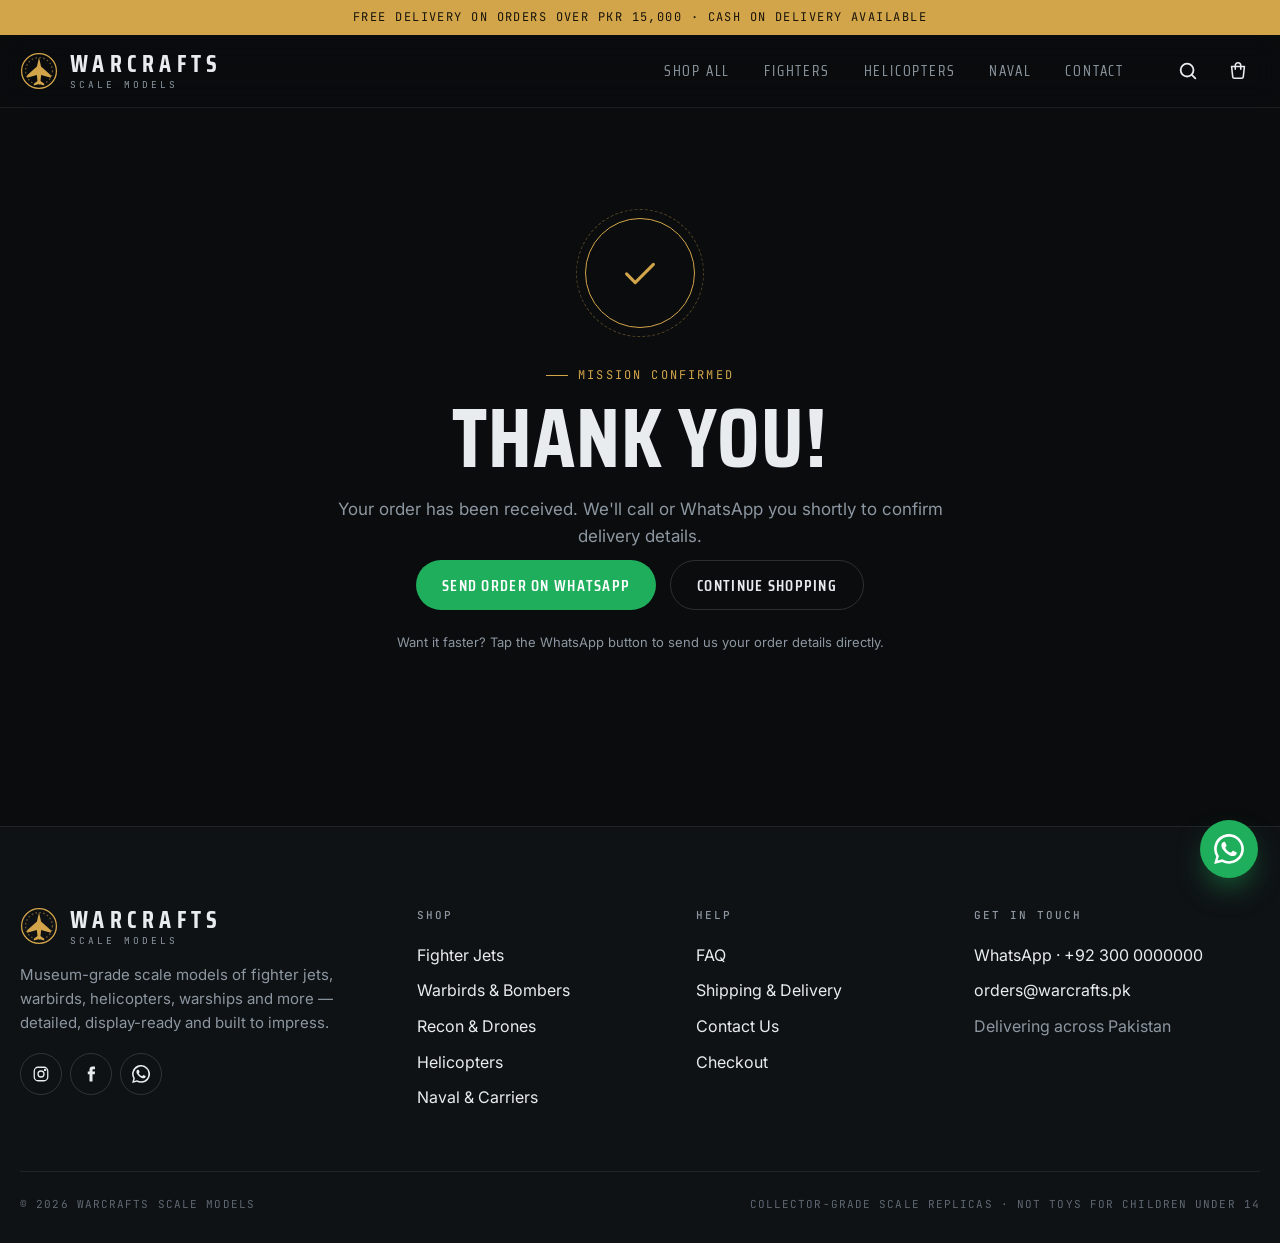
<file: site/thank-you.html>
<!doctype html>
<html lang="en">
<head>
  <meta charset="utf-8">
  <meta name="viewport" content="width=device-width, initial-scale=1">
  <title>Order received — WARCRAFTS Scale Models</title>
  <meta name="robots" content="noindex">
  <meta name="theme-color" content="#0a0c0e">
  <link rel="icon" href="favicon.svg" type="image/svg+xml">
  <link rel="preconnect" href="https://fonts.googleapis.com">
  <link rel="preconnect" href="https://fonts.gstatic.com" crossorigin>
  <link href="https://fonts.googleapis.com/css2?family=Inter:wght@400;500;600&family=JetBrains+Mono:wght@400;500&family=Saira+Condensed:wght@500;600;700&display=swap" rel="stylesheet">
  <link rel="stylesheet" href="css/styles.css">
</head>
<body data-page="thanks">
  <div id="site-header"></div>

  <main class="wrap">
    <section class="thanks">
      <div class="seal"><svg viewBox="0 0 24 24" fill="none" stroke="currentColor" stroke-width="1.6" stroke-linecap="round" stroke-linejoin="round"><path d="M5 12.5l4.5 4.5L19 7.5"/></svg></div>
      <span class="kicker">Mission confirmed</span>
      <h1 class="h-display">Thank you<span id="thanksName"></span>!</h1>
      <p>Your order has been received. We'll call or WhatsApp you shortly to confirm delivery details.</p>
      <div class="order-id" id="orderId"></div>
      <p class="muted" id="thanksTotal" style="margin-top:-14px;font-size:15px"></p>
      <div class="hero-ctas" style="justify-content:center;margin-top:24px">
        <a class="btn btn-wa" id="thanksWa" target="_blank" rel="noopener">Send order on WhatsApp</a>
        <a class="btn btn-ghost" href="shop.html">Continue shopping</a>
      </div>
      <p class="muted" style="font-size:13px;margin-top:22px">Want it faster? Tap the WhatsApp button to send us your order details directly.</p>
    </section>
  </main>

  <div id="site-footer"></div>

  <script src="js/config.js"></script>
  <script src="js/products.js"></script>
  <script src="js/app.js"></script>
</body>
</html>
</file>
<file: site/css/styles.css>
/* =====================================================================
   WARCRAFTS Scale Models — stylesheet
   Dark "hangar" theme · brass accents · light "plinth" product stages
   ===================================================================== */

:root {
  --bg: #0a0c0e;
  --bg-2: #0f1215;
  --panel: #141920;
  --panel-2: #1a2028;
  --line: rgba(255, 255, 255, 0.08);
  --line-2: rgba(255, 255, 255, 0.14);
  --text: #e9ecef;
  --muted: #8d97a1;
  --dim: #5f6872;
  --brass: #d3a54a;
  --brass-2: #f0c66b;
  --olive: #8fa36b;
  --red: #e0533d;
  --stage: #eceef0;          /* matches the studio photo backdrop */
  --radius: 14px;
  --radius-sm: 8px;
  --shadow: 0 20px 50px -20px rgba(0, 0, 0, 0.7);
  --f-display: "Saira Condensed", "Oswald", system-ui, sans-serif;
  --f-body: "Inter", system-ui, -apple-system, Segoe UI, Roboto, sans-serif;
  --f-mono: "JetBrains Mono", ui-monospace, Consolas, monospace;
  --wrap: 1240px;
  --ease: cubic-bezier(.2, .7, .2, 1);
}

*, *::before, *::after { box-sizing: border-box; }
html { scroll-behavior: smooth; -webkit-text-size-adjust: 100%; }
body {
  margin: 0;
  background: var(--bg);
  color: var(--text);
  font-family: var(--f-body);
  font-size: 16px;
  line-height: 1.6;
  -webkit-font-smoothing: antialiased;
  overflow-x: hidden;
}
body.no-scroll { overflow: hidden; }
img { max-width: 100%; display: block; }
a { color: inherit; text-decoration: none; }
button { font: inherit; color: inherit; cursor: pointer; background: none; border: 0; }
input, select, textarea { font: inherit; color: inherit; }
::selection { background: var(--brass); color: #111; }

.wrap { width: min(var(--wrap), 100% - 40px); margin-inline: auto; }
.sr-only { position: absolute; width: 1px; height: 1px; overflow: hidden; clip: rect(0 0 0 0); white-space: nowrap; }

/* ---------- Typography helpers ---------- */
.kicker {
  font-family: var(--f-mono);
  font-size: 12px;
  letter-spacing: .18em;
  text-transform: uppercase;
  color: var(--brass);
  display: inline-flex; align-items: center; gap: 10px;
}
.kicker::before { content: ""; width: 22px; height: 1px; background: currentColor; }
.h-display {
  font-family: var(--f-display);
  font-weight: 700;
  text-transform: uppercase;
  line-height: .95;
  letter-spacing: .01em;
  margin: 0;
}
.section { padding: 110px 0; position: relative; }
.section-head { display: flex; align-items: end; justify-content: space-between; gap: 24px; margin-bottom: 44px; flex-wrap: wrap; }
.section-head h2 { font-size: clamp(36px, 5vw, 60px); margin-top: 14px; }
.section-head p { color: var(--muted); max-width: 460px; margin: 0; }
.muted { color: var(--muted); }

/* ---------- Buttons ---------- */
.btn {
  --h: 50px;
  display: inline-flex; align-items: center; justify-content: center; gap: 10px;
  height: var(--h); padding: 0 26px;
  border-radius: 999px;
  font-family: var(--f-display); font-weight: 600; font-size: 16px;
  letter-spacing: .08em; text-transform: uppercase;
  transition: transform .2s var(--ease), background .2s, color .2s, border-color .2s, box-shadow .2s;
  white-space: nowrap;
}
.btn:active { transform: scale(.97); }
.btn-primary { background: var(--brass); color: #15120a; box-shadow: 0 10px 30px -10px rgba(211, 165, 74, .6); }
.btn-primary:hover { background: var(--brass-2); }
.btn-ghost { border: 1px solid var(--line-2); color: var(--text); }
.btn-ghost:hover { border-color: var(--brass); color: var(--brass-2); }
.btn-wa { background: #1fae5b; color: #fff; }
.btn-wa:hover { background: #25c568; }
.btn-block { width: 100%; }
.btn[disabled] { opacity: .45; pointer-events: none; }
.btn svg { width: 18px; height: 18px; }
.link-arrow { font-family: var(--f-display); text-transform: uppercase; letter-spacing: .1em; color: var(--brass); display: inline-flex; gap: 8px; align-items: center; }
.link-arrow:hover { color: var(--brass-2); }
.link-arrow svg { width: 16px; transition: transform .2s var(--ease); }
.link-arrow:hover svg { transform: translateX(4px); }

/* ---------- Announcement + Header ---------- */
.announce {
  background: var(--brass); color: #18140a;
  font-family: var(--f-mono); font-size: 12px; letter-spacing: .12em; text-transform: uppercase;
  text-align: center; padding: 8px 12px;
}
.header {
  position: sticky; top: 0; z-index: 50;
  background: rgba(10, 12, 14, .78);
  backdrop-filter: blur(14px) saturate(1.4);
  -webkit-backdrop-filter: blur(14px) saturate(1.4);
  border-bottom: 1px solid var(--line);
}
.header-inner { display: flex; align-items: center; gap: 28px; height: 72px; }
.logo { display: flex; align-items: center; gap: 12px; }
.logo svg { width: 38px; height: 38px; color: var(--brass); }
.logo-text { display: flex; flex-direction: column; line-height: 1; }
.logo-text b { font-family: var(--f-display); font-size: 24px; letter-spacing: .22em; font-weight: 700; }
.logo-text span { font-family: var(--f-mono); font-size: 9.5px; letter-spacing: .32em; color: var(--muted); text-transform: uppercase; margin-top: 4px; }
.nav { display: flex; gap: 6px; margin-left: auto; }
.nav a {
  font-family: var(--f-display); text-transform: uppercase; letter-spacing: .12em; font-size: 15px;
  padding: 8px 14px; border-radius: 999px; color: var(--muted); transition: color .2s, background .2s;
}
.nav a:hover, .nav a.active { color: var(--text); background: rgba(255, 255, 255, .05); }
.header-actions { display: flex; gap: 6px; align-items: center; }
.icon-btn {
  width: 44px; height: 44px; border-radius: 50%; display: grid; place-items: center; position: relative;
  transition: background .2s;
}
.icon-btn:hover { background: rgba(255, 255, 255, .07); }
.icon-btn svg { width: 22px; height: 22px; }
.cart-count {
  position: absolute; top: 4px; right: 2px; min-width: 19px; height: 19px; padding: 0 5px;
  border-radius: 999px; background: var(--brass); color: #111; font-size: 11px; font-weight: 700;
  display: grid; place-items: center; transform: scale(0); transition: transform .3s var(--ease);
}
.cart-count.show { transform: scale(1); }
.cart-count.bump { animation: bump .45s var(--ease); }
@keyframes bump { 40% { transform: scale(1.45); } }
.menu-btn { display: none; }

.mobile-nav {
  position: fixed; inset: 0; z-index: 70; background: rgba(6, 8, 10, .97);
  display: flex; flex-direction: column; justify-content: center; padding: 40px;
  opacity: 0; pointer-events: none; transition: opacity .3s;
}
.mobile-nav.open { opacity: 1; pointer-events: auto; }
.mobile-nav a { font-family: var(--f-display); font-size: 42px; text-transform: uppercase; font-weight: 700; padding: 6px 0; border-bottom: 1px solid var(--line); }
.mobile-nav a:hover { color: var(--brass); }
.mobile-nav .icon-btn { position: absolute; top: 18px; right: 18px; }

/* ---------- Hero ---------- */
.hero {
  position: relative; min-height: min(88vh, 860px); display: flex; align-items: end; overflow: hidden;
  isolation: isolate;
}
.hero-media { position: absolute; inset: 0; z-index: -2; }
.hero-media img { width: 100%; height: 100%; object-fit: cover; transform: scale(1.08); animation: slowzoom 22s ease-out forwards; filter: saturate(.85) contrast(1.05); }
@keyframes slowzoom { to { transform: scale(1); } }
.hero::before {
  content: ""; position: absolute; inset: 0; z-index: -1;
  background:
    linear-gradient(180deg, rgba(10,12,14,.55) 0%, rgba(10,12,14,.25) 35%, rgba(10,12,14,.92) 82%, var(--bg) 100%),
    linear-gradient(90deg, rgba(10,12,14,.85) 0%, rgba(10,12,14,0) 65%);
}
.hero::after { /* subtle scan lines */
  content: ""; position: absolute; inset: 0; z-index: -1; pointer-events: none; opacity: .35;
  background: repeating-linear-gradient(0deg, rgba(255,255,255,.03) 0 1px, transparent 1px 4px);
}
.hero-content { padding: 140px 0 90px; max-width: 760px; }
.hero h1 { font-size: clamp(54px, 9vw, 124px); margin: 22px 0 22px; }
.hero h1 em { font-style: normal; color: var(--brass); }
.hero p.lead { font-size: clamp(17px, 1.6vw, 20px); color: #c6ccd2; max-width: 560px; margin: 0 0 34px; }
.hero-ctas { display: flex; gap: 14px; flex-wrap: wrap; }
.hero-stats { display: flex; gap: 44px; margin-top: 60px; padding-top: 26px; border-top: 1px solid var(--line-2); flex-wrap: wrap; }
.hero-stats div b { display: block; font-family: var(--f-display); font-size: 38px; line-height: 1; font-weight: 700; }
.hero-stats div span { font-family: var(--f-mono); font-size: 11px; letter-spacing: .14em; text-transform: uppercase; color: var(--muted); }
.hud { position: absolute; font-family: var(--f-mono); font-size: 11px; letter-spacing: .14em; color: rgba(255,255,255,.55); text-transform: uppercase; }
.hud-tr { top: 28px; right: 28px; text-align: right; }
.hud-tr i { display: inline-block; width: 8px; height: 8px; border-radius: 50%; background: var(--red); margin-right: 8px; animation: blink 1.4s infinite; vertical-align: middle; }
@keyframes blink { 50% { opacity: .2; } }

/* ---------- Marquee ---------- */
.marquee { border-block: 1px solid var(--line); overflow: hidden; background: var(--bg-2); }
.marquee-track { display: flex; gap: 48px; padding: 18px 0; width: max-content; animation: marquee 40s linear infinite; }
.marquee span { font-family: var(--f-display); text-transform: uppercase; letter-spacing: .14em; font-size: 18px; color: var(--muted); display: inline-flex; align-items: center; gap: 48px; white-space: nowrap; }
.marquee span::after { content: "✦"; color: var(--brass); font-size: 12px; }
@keyframes marquee { to { transform: translateX(-50%); } }

/* ---------- Category tiles ---------- */
.cat-grid { display: grid; grid-template-columns: repeat(12, 1fr); gap: 16px; }
.cat-tile {
  position: relative; overflow: hidden; border-radius: var(--radius); background: var(--stage);
  min-height: 300px; grid-column: span 4; display: flex; align-items: end; isolation: isolate;
  transition: transform .4s var(--ease);
}
.cat-tile:nth-child(1), .cat-tile:nth-child(2) { grid-column: span 6; min-height: 360px; }
.cat-tile img { position: absolute; inset: 0; width: 100%; height: 100%; object-fit: cover; z-index: -2; transition: transform .7s var(--ease); }
.cat-tile::before { content: ""; position: absolute; inset: 0; z-index: -1; background: linear-gradient(180deg, transparent 30%, rgba(8,10,12,.7) 62%, rgba(8,10,12,.95) 100%); }
.cat-tile:hover img { transform: scale(1.06); }
.cat-tile .cat-body { padding: 24px; width: 100%; display: flex; justify-content: space-between; align-items: end; gap: 12px; }
.cat-tile h3 { font-family: var(--f-display); text-transform: uppercase; font-size: 30px; margin: 0; line-height: 1; }
.cat-tile p { margin: 6px 0 0; color: #b9c0c7; font-size: 14px; }
.cat-tile .count { font-family: var(--f-mono); font-size: 11px; letter-spacing: .14em; color: var(--brass); text-transform: uppercase; }
.cat-tile .arrow { width: 44px; height: 44px; border-radius: 50%; border: 1px solid rgba(255,255,255,.3); display: grid; place-items: center; flex: none; transition: background .2s, border-color .2s; }
.cat-tile:hover .arrow { background: var(--brass); border-color: var(--brass); color: #111; }
.cat-tile .arrow svg { width: 18px; }
.cat-tile.soon { background: var(--panel); border: 1px dashed var(--line-2); grid-column: span 6; min-height: 220px; }
.cat-tile.soon::before { display: none; }
.cat-tile.soon .soon-art { position: absolute; right: -10px; top: 50%; transform: translateY(-50%); width: 58%; color: rgba(255,255,255,.07); z-index: -1; }
.tag-soon { font-family: var(--f-mono); font-size: 10px; letter-spacing: .16em; text-transform: uppercase; color: var(--olive); border: 1px solid rgba(143,163,107,.4); padding: 4px 9px; border-radius: 999px; display: inline-block; margin-bottom: 12px; }

/* ---------- Product cards ---------- */
.grid { display: grid; grid-template-columns: repeat(4, 1fr); gap: 20px; }
.card { position: relative; display: flex; flex-direction: column; }
.card-stage {
  position: relative; aspect-ratio: 1 / 1; border-radius: var(--radius); overflow: hidden; background: var(--stage);
  display: block;
}
.card-stage img {
  position: absolute; inset: 0; width: 100%; height: 100%; object-fit: cover;
  transition: opacity .5s var(--ease), transform .7s var(--ease);
}
.card-stage img.alt { opacity: 0; }
.card:hover .card-stage img.main { opacity: 0; }
.card:hover .card-stage img.alt { opacity: 1; transform: scale(1.03); }
.card:hover .card-stage img.main:only-of-type { opacity: 1; transform: scale(1.05); }
.card-badges { position: absolute; top: 12px; left: 12px; display: flex; gap: 6px; flex-wrap: wrap; z-index: 2; }
.badge {
  font-family: var(--f-mono); font-size: 10px; letter-spacing: .12em; text-transform: uppercase;
  background: #111; color: #fff; padding: 5px 9px; border-radius: 999px; line-height: 1;
}
.badge.brass { background: var(--brass); color: #111; }
.badge.red { background: var(--red); }
.badge.light { background: rgba(255,255,255,.85); color: #222; }
.quick-add {
  position: absolute; left: 12px; right: 12px; bottom: 12px; z-index: 2;
  height: 46px; border-radius: 999px; background: #0d0f12; color: #fff;
  font-family: var(--f-display); text-transform: uppercase; letter-spacing: .1em; font-size: 15px;
  display: flex; align-items: center; justify-content: center; gap: 8px;
  transform: translateY(14px); opacity: 0; transition: all .3s var(--ease);
}
.quick-add svg { width: 17px; }
.card:hover .quick-add, .quick-add:focus-visible { transform: none; opacity: 1; }
.quick-add:hover { background: var(--brass); color: #111; }
.card-info { padding: 16px 4px 0; display: flex; justify-content: space-between; gap: 12px; }
.card-info .meta { font-family: var(--f-mono); font-size: 10.5px; letter-spacing: .14em; color: var(--muted); text-transform: uppercase; }
.card-info h3 { font-family: var(--f-display); font-size: 21px; text-transform: uppercase; margin: 4px 0 0; line-height: 1.1; font-weight: 600; letter-spacing: .02em; }
.card-info h3 a:hover { color: var(--brass-2); }
.price { font-family: var(--f-display); font-size: 20px; font-weight: 600; white-space: nowrap; text-align: right; }
.price s { display: block; font-size: 14px; color: var(--dim); font-weight: 400; }
.sold-out .card-stage img { filter: grayscale(1); opacity: .6; }

/* ---------- Spotlight (F-14) ---------- */
.spotlight { background: radial-gradient(ellipse at 70% 40%, #1a2129 0%, var(--bg) 70%); overflow: hidden; }
.spot-grid { display: grid; grid-template-columns: 1fr 1.15fr; gap: 60px; align-items: center; }
.spot-copy h2 { font-size: clamp(44px, 6vw, 80px); margin: 18px 0; }
.spot-copy p { color: var(--muted); font-size: 17px; max-width: 480px; }
.spot-specs { display: grid; grid-template-columns: repeat(3, 1fr); gap: 1px; background: var(--line); border: 1px solid var(--line); border-radius: var(--radius-sm); overflow: hidden; margin: 30px 0; }
.spot-specs div { background: var(--bg-2); padding: 16px; }
.spot-specs b { font-family: var(--f-display); font-size: 24px; display: block; line-height: 1.1; }
.spot-specs span { font-family: var(--f-mono); font-size: 10px; letter-spacing: .14em; color: var(--muted); text-transform: uppercase; }
.spot-stage { position: relative; background: var(--stage); border-radius: 20px; aspect-ratio: 4 / 3; overflow: hidden; box-shadow: var(--shadow); }
.spot-stage img { position: absolute; inset: 0; width: 100%; height: 100%; object-fit: cover; opacity: 0; transition: opacity .35s; }
.spot-stage img.on { opacity: 1; }
.sweep-ctrl { position: absolute; left: 20px; right: 20px; bottom: 18px; background: rgba(12,14,17,.86); backdrop-filter: blur(10px); border-radius: 14px; padding: 14px 18px; }
.sweep-ctrl label { display: flex; justify-content: space-between; font-family: var(--f-mono); font-size: 10.5px; letter-spacing: .14em; text-transform: uppercase; color: var(--muted); margin-bottom: 8px; }
.sweep-ctrl label b { color: var(--brass); font-weight: 500; }
input[type="range"] { -webkit-appearance: none; appearance: none; width: 100%; height: 4px; background: rgba(255,255,255,.15); border-radius: 4px; outline: none; }
input[type="range"]::-webkit-slider-thumb { -webkit-appearance: none; width: 22px; height: 22px; border-radius: 50%; background: var(--brass); border: 4px solid #111; box-shadow: 0 0 0 1px var(--brass); cursor: grab; }
input[type="range"]::-moz-range-thumb { width: 16px; height: 16px; border-radius: 50%; background: var(--brass); border: 4px solid #111; cursor: grab; }

/* ---------- Features ---------- */
.features { display: grid; grid-template-columns: repeat(4, 1fr); gap: 1px; background: var(--line); border: 1px solid var(--line); border-radius: var(--radius); overflow: hidden; }
.feature { background: var(--bg); padding: 34px 28px; transition: background .3s; }
.feature:hover { background: var(--bg-2); }
.feature svg { width: 34px; height: 34px; color: var(--brass); margin-bottom: 22px; }
.feature h3 { font-family: var(--f-display); text-transform: uppercase; font-size: 22px; margin: 0 0 8px; letter-spacing: .02em; }
.feature p { color: var(--muted); margin: 0; font-size: 15px; }

/* ---------- Detail split (carrier) ---------- */
.split { display: grid; grid-template-columns: 1.2fr 1fr; gap: 0; border-radius: 20px; overflow: hidden; background: var(--panel); }
.split-media { position: relative; min-height: 520px; }
.split-media img { position: absolute; inset: 0; width: 100%; height: 100%; object-fit: cover; }
.split-media .tag { position: absolute; left: 20px; top: 20px; }
.split-copy { padding: 60px 56px; display: flex; flex-direction: column; justify-content: center; }
.split-copy h2 { font-size: clamp(40px, 4.6vw, 64px); margin: 16px 0; }
.split-copy p { color: var(--muted); }
.split-copy ul { list-style: none; padding: 0; margin: 10px 0 30px; display: grid; gap: 10px; }
.split-copy li { display: flex; gap: 12px; align-items: start; }
.split-copy li::before { content: ""; width: 7px; height: 7px; margin-top: 9px; background: var(--brass); transform: rotate(45deg); flex: none; }
.split-copy .price-big { font-family: var(--f-display); font-size: 40px; font-weight: 700; margin-bottom: 20px; }

/* ---------- FAQ ---------- */
.faq-grid { display: grid; grid-template-columns: 1fr 1.5fr; gap: 60px; }
.faq details { border-bottom: 1px solid var(--line); }
.faq summary {
  list-style: none; cursor: pointer; padding: 22px 0; display: flex; justify-content: space-between; gap: 20px;
  font-family: var(--f-display); font-size: 21px; text-transform: uppercase; letter-spacing: .02em;
}
.faq summary::-webkit-details-marker { display: none; }
.faq summary::after { content: "+"; font-family: var(--f-mono); color: var(--brass); font-size: 22px; transition: transform .3s; }
.faq details[open] summary::after { transform: rotate(45deg); }
.faq details p { margin: 0 0 22px; color: var(--muted); max-width: 640px; }

/* ---------- CTA band ---------- */
.cta-band { position: relative; border-radius: 22px; overflow: hidden; padding: 80px 60px; isolation: isolate; text-align: center; }
.cta-band img { position: absolute; inset: 0; width: 100%; height: 100%; object-fit: cover; z-index: -2; }
.cta-band::before { content: ""; position: absolute; inset: 0; background: rgba(8,10,12,.78); z-index: -1; }
.cta-band h2 { font-size: clamp(40px, 6vw, 76px); margin: 16px 0; }
.cta-band p { color: #c3c9cf; max-width: 560px; margin: 0 auto 30px; }
.cta-band .hero-ctas { justify-content: center; }

/* ---------- Footer ---------- */
.footer { border-top: 1px solid var(--line); padding: 80px 0 30px; margin-top: 40px; background: var(--bg-2); }
.footer-grid { display: grid; grid-template-columns: 1.5fr 1fr 1fr 1.2fr; gap: 40px; }
.footer h4 { font-family: var(--f-mono); font-size: 11px; letter-spacing: .18em; text-transform: uppercase; color: var(--muted); margin: 0 0 18px; font-weight: 500; }
.footer ul { list-style: none; padding: 0; margin: 0; display: grid; gap: 10px; }
.footer a:hover { color: var(--brass-2); }
.footer p { color: var(--muted); font-size: 15px; max-width: 320px; }
.socials { display: flex; gap: 8px; margin-top: 18px; }
.socials a { width: 42px; height: 42px; border: 1px solid var(--line-2); border-radius: 50%; display: grid; place-items: center; transition: all .2s; }
.socials a:hover { border-color: var(--brass); color: var(--brass); }
.socials svg { width: 18px; height: 18px; }
.footer-bottom { display: flex; justify-content: space-between; gap: 20px; flex-wrap: wrap; margin-top: 60px; padding-top: 24px; border-top: 1px solid var(--line); font-family: var(--f-mono); font-size: 11px; letter-spacing: .1em; color: var(--dim); text-transform: uppercase; }

/* ---------- Page hero (inner pages) ---------- */
.page-hero { padding: 70px 0 40px; border-bottom: 1px solid var(--line); background: radial-gradient(ellipse at 80% 0%, #18202a 0%, transparent 60%); }
.page-hero h1 { font-size: clamp(48px, 7vw, 96px); margin-top: 14px; }
.page-hero p { color: var(--muted); max-width: 560px; }
.crumbs { font-family: var(--f-mono); font-size: 11px; letter-spacing: .14em; text-transform: uppercase; color: var(--dim); display: flex; gap: 10px; flex-wrap: wrap; }
.crumbs a:hover { color: var(--brass); }

/* ---------- Shop ---------- */
.shop-bar { position: sticky; top: 72px; z-index: 20; background: rgba(10,12,14,.9); backdrop-filter: blur(12px); border-bottom: 1px solid var(--line); }
.shop-bar-inner { display: flex; gap: 14px; align-items: center; padding: 14px 0; flex-wrap: wrap; }
.chips { display: flex; gap: 8px; overflow-x: auto; scrollbar-width: none; flex: 1; min-width: 0; }
.chips::-webkit-scrollbar { display: none; }
.chip {
  flex: none; height: 38px; padding: 0 16px; border-radius: 999px; border: 1px solid var(--line-2);
  font-family: var(--f-display); text-transform: uppercase; letter-spacing: .08em; font-size: 14px; color: var(--muted);
  transition: all .2s; display: inline-flex; align-items: center; gap: 8px;
}
.chip small { font-family: var(--f-mono); font-size: 10px; opacity: .7; }
.chip:hover { color: var(--text); border-color: rgba(255,255,255,.3); }
.chip.active { background: var(--text); color: #0b0d0f; border-color: var(--text); }
.field {
  height: 40px; border-radius: 999px; border: 1px solid var(--line-2); background: var(--panel);
  padding: 0 16px; outline: none; transition: border-color .2s;
}
.field:focus { border-color: var(--brass); }
.search { position: relative; }
.search svg { position: absolute; left: 14px; top: 50%; transform: translateY(-50%); width: 16px; color: var(--muted); }
.search .field { padding-left: 38px; width: 220px; }
select.field { appearance: none; padding-right: 36px; background-image: url("data:image/svg+xml,%3Csvg xmlns='http://www.w3.org/2000/svg' width='12' height='12' fill='none' stroke='%238d97a1' stroke-width='2'%3E%3Cpath d='M2 4l4 4 4-4'/%3E%3C/svg%3E"); background-repeat: no-repeat; background-position: right 14px center; }
select.field option { background: var(--panel); }
.shop-meta { display: flex; justify-content: space-between; align-items: center; padding: 26px 0 20px; font-family: var(--f-mono); font-size: 11px; letter-spacing: .14em; text-transform: uppercase; color: var(--muted); gap: 16px; flex-wrap: wrap; }
.toggle-group { display: flex; gap: 6px; }
.empty { text-align: center; padding: 80px 20px; color: var(--muted); grid-column: 1 / -1; }
.empty h3 { font-family: var(--f-display); text-transform: uppercase; font-size: 30px; color: var(--text); margin: 0 0 8px; }

/* ---------- Product page ---------- */
.pdp { display: grid; grid-template-columns: minmax(0, 1.25fr) minmax(0, 1fr); gap: 56px; padding: 30px 0 90px; align-items: start; }
.gallery { display: grid; grid-template-columns: 84px minmax(0, 1fr); gap: 14px; position: sticky; top: 96px; }
.thumbs { display: flex; flex-direction: column; gap: 10px; max-height: 640px; overflow-y: auto; scrollbar-width: none; }
.thumbs::-webkit-scrollbar { display: none; }
.thumbs button { aspect-ratio: 1; background: var(--stage); border-radius: 10px; overflow: hidden; border: 2px solid transparent; transition: border-color .2s, opacity .2s; opacity: .65; flex: none; }
.thumbs button.active, .thumbs button:hover { border-color: var(--brass); opacity: 1; }
.thumbs img { width: 100%; height: 100%; object-fit: cover; }
.main-stage { position: relative; background: var(--stage); border-radius: 18px; aspect-ratio: 1 / 1; overflow: hidden; cursor: zoom-in; }
.main-stage img { position: absolute; inset: 0; width: 100%; height: 100%; object-fit: cover; transition: opacity .25s; }
.main-stage .nav-arrow { position: absolute; top: 50%; transform: translateY(-50%); width: 46px; height: 46px; border-radius: 50%; background: rgba(15,17,20,.8); color: #fff; display: grid; place-items: center; z-index: 2; opacity: 0; transition: opacity .2s; }
.main-stage:hover .nav-arrow { opacity: 1; }
.main-stage .nav-arrow svg { width: 18px; }
.main-stage .prev { left: 14px; } .main-stage .next { right: 14px; }
.main-stage .counter { position: absolute; bottom: 14px; right: 16px; font-family: var(--f-mono); font-size: 11px; letter-spacing: .1em; color: #444; z-index: 2; }
.main-stage .zoom-hint { position: absolute; bottom: 14px; left: 16px; font-family: var(--f-mono); font-size: 10px; letter-spacing: .14em; text-transform: uppercase; color: #555; z-index: 2; }

.pdp-info .crumbs { margin-bottom: 18px; }
.pdp-info h1 { font-size: clamp(42px, 5vw, 66px); margin: 0 0 10px; }
.pdp-info .subtitle { font-family: var(--f-mono); font-size: 12.5px; letter-spacing: .1em; text-transform: uppercase; color: var(--muted); margin-bottom: 22px; }
.pdp-price { display: flex; align-items: baseline; gap: 14px; margin-bottom: 22px; }
.pdp-price b { font-family: var(--f-display); font-size: 40px; font-weight: 700; }
.pdp-price s { color: var(--dim); font-size: 20px; }
.pdp-chips { display: flex; flex-wrap: wrap; gap: 8px; margin-bottom: 26px; }
.spec-chip { display: inline-flex; align-items: center; gap: 8px; border: 1px solid var(--line-2); border-radius: 999px; padding: 7px 14px; font-size: 13px; color: #cfd5da; }
.spec-chip svg { width: 15px; color: var(--brass); }
.pdp-desc { color: #b8bfc6; font-size: 16.5px; margin: 0 0 28px; }
.buy-row { display: flex; gap: 12px; margin-bottom: 12px; }
.qty { display: inline-flex; align-items: center; border: 1px solid var(--line-2); border-radius: 999px; height: 50px; flex: none; }
.qty button { width: 44px; height: 100%; display: grid; place-items: center; font-size: 20px; color: var(--muted); }
.qty button:hover { color: var(--text); }
.qty span, .qty input { width: 36px; text-align: center; font-weight: 600; background: none; border: 0; outline: none; }
.stock-line { display: flex; align-items: center; gap: 8px; font-size: 14px; color: var(--muted); margin: 18px 0 0; }
.stock-line i { width: 8px; height: 8px; border-radius: 50%; background: var(--olive); box-shadow: 0 0 0 4px rgba(143,163,107,.18); }
.stock-line.low i { background: var(--brass); box-shadow: 0 0 0 4px rgba(211,165,74,.18); }
.stock-line.out i { background: var(--red); box-shadow: 0 0 0 4px rgba(224,83,61,.18); }
.pdp-block { border-top: 1px solid var(--line); margin-top: 30px; padding-top: 26px; }
.pdp-block h3 { font-family: var(--f-mono); font-size: 11px; letter-spacing: .18em; text-transform: uppercase; color: var(--muted); margin: 0 0 16px; font-weight: 500; }
.feat-list { list-style: none; margin: 0; padding: 0; display: grid; grid-template-columns: 1fr 1fr; gap: 12px 20px; }
.feat-list li { display: flex; gap: 10px; font-size: 15px; }
.feat-list li svg { width: 18px; flex: none; color: var(--brass); margin-top: 3px; }
.spec-table { width: 100%; border-collapse: collapse; font-size: 15px; }
.spec-table td { padding: 11px 0; border-bottom: 1px dashed var(--line); }
.spec-table td:first-child { color: var(--muted); font-family: var(--f-mono); font-size: 12px; letter-spacing: .1em; text-transform: uppercase; width: 42%; }
.assurances { display: grid; grid-template-columns: repeat(3, 1fr); gap: 10px; }
.assurances div { background: var(--panel); border-radius: 12px; padding: 16px; font-size: 13px; color: var(--muted); }
.assurances svg { width: 22px; color: var(--brass); margin-bottom: 8px; }
.assurances b { display: block; color: var(--text); font-size: 14px; }

/* ---------- Lightbox ---------- */
.lightbox { position: fixed; inset: 0; z-index: 90; background: rgba(5,6,8,.96); display: grid; place-items: center; opacity: 0; pointer-events: none; transition: opacity .3s; }
.lightbox.open { opacity: 1; pointer-events: auto; }
.lightbox img { max-width: 92vw; max-height: 88vh; border-radius: 10px; }
.lightbox .icon-btn { position: absolute; color: #fff; background: rgba(255,255,255,.08); }
.lightbox .lb-close { top: 20px; right: 20px; }
.lightbox .lb-prev { left: 20px; top: 50%; transform: translateY(-50%); }
.lightbox .lb-next { right: 20px; top: 50%; transform: translateY(-50%); }

/* ---------- Cart drawer ---------- */
.overlay { position: fixed; inset: 0; background: rgba(0,0,0,.6); z-index: 80; opacity: 0; pointer-events: none; transition: opacity .3s; backdrop-filter: blur(3px); }
.overlay.open { opacity: 1; pointer-events: auto; }
.drawer {
  position: fixed; top: 0; right: 0; bottom: 0; width: min(440px, 100%); z-index: 85;
  background: var(--bg-2); border-left: 1px solid var(--line); display: flex; flex-direction: column;
  transform: translateX(100%); transition: transform .45s var(--ease);
}
.drawer.open { transform: none; }
.drawer-head { display: flex; justify-content: space-between; align-items: center; padding: 20px 24px; border-bottom: 1px solid var(--line); }
.drawer-head h3 { font-family: var(--f-display); text-transform: uppercase; font-size: 26px; margin: 0; letter-spacing: .04em; }
.drawer-head h3 small { font-family: var(--f-mono); font-size: 12px; color: var(--muted); margin-left: 6px; }
.ship-meter { padding: 16px 24px; border-bottom: 1px solid var(--line); font-size: 13.5px; color: var(--muted); }
.ship-meter b { color: var(--text); }
.ship-meter .bar { height: 4px; border-radius: 4px; background: rgba(255,255,255,.08); margin-top: 10px; overflow: hidden; }
.ship-meter .bar i { display: block; height: 100%; background: linear-gradient(90deg, var(--brass), var(--brass-2)); transition: width .5s var(--ease); }
.drawer-body { flex: 1; overflow-y: auto; padding: 8px 24px; }
.line-item { display: grid; grid-template-columns: 84px 1fr auto; gap: 14px; padding: 16px 0; border-bottom: 1px solid var(--line); align-items: start; }
.line-item .thumb { aspect-ratio: 1; background: var(--stage); border-radius: 10px; overflow: hidden; }
.line-item .thumb img { width: 100%; height: 100%; object-fit: cover; }
.line-item h4 { margin: 0; font-family: var(--f-display); text-transform: uppercase; font-size: 17px; letter-spacing: .02em; line-height: 1.15; font-weight: 600; }
.line-item .sub { font-size: 12.5px; color: var(--muted); margin: 3px 0 10px; }
.line-item .qty { height: 34px; }
.line-item .qty button { width: 32px; font-size: 16px; }
.line-item .qty span { width: 26px; font-size: 14px; }
.line-item .right { text-align: right; display: flex; flex-direction: column; align-items: end; justify-content: space-between; height: 100%; gap: 10px; }
.line-item .right b { font-family: var(--f-display); font-size: 17px; font-weight: 600; }
.remove { font-size: 12px; color: var(--dim); text-decoration: underline; text-underline-offset: 3px; }
.remove:hover { color: var(--red); }
.drawer-foot { padding: 20px 24px 24px; border-top: 1px solid var(--line); display: grid; gap: 10px; }
.totals-row { display: flex; justify-content: space-between; font-size: 15px; color: var(--muted); }
.totals-row.grand { color: var(--text); font-family: var(--f-display); font-size: 24px; text-transform: uppercase; font-weight: 600; margin: 4px 0 8px; }
.drawer-empty { text-align: center; padding: 70px 10px; color: var(--muted); }
.drawer-empty svg { width: 56px; color: var(--dim); margin: 0 auto 16px; }
.drawer-empty h4 { font-family: var(--f-display); text-transform: uppercase; font-size: 24px; color: var(--text); margin: 0 0 6px; }

/* ---------- Toast ---------- */
.toast {
  position: fixed; left: 50%; bottom: 26px; z-index: 95; transform: translate(-50%, calc(100% + 40px)); visibility: hidden;
  background: #f4f1ea; color: #111; border-radius: 14px; padding: 12px 14px 12px 12px; display: flex; gap: 12px; align-items: center;
  box-shadow: 0 20px 50px -10px rgba(0,0,0,.6); transition: transform .45s var(--ease), visibility .45s; max-width: calc(100% - 30px);
}
.toast.show { transform: translate(-50%, 0); visibility: visible; }
.toast img { width: 46px; height: 46px; border-radius: 8px; object-fit: cover; background: var(--stage); }
.toast b { font-family: var(--f-display); text-transform: uppercase; display: block; line-height: 1.1; }
.toast span { font-size: 13px; color: #555; }
.toast button { margin-left: 8px; font-family: var(--f-display); text-transform: uppercase; letter-spacing: .08em; background: #111; color: #fff; border-radius: 999px; padding: 8px 14px; font-size: 13px; }

/* ---------- Forms (checkout / contact) ---------- */
.checkout { display: grid; grid-template-columns: minmax(0, 1.3fr) minmax(0, 1fr); gap: 50px; padding: 40px 0 100px; align-items: start; }
.form-card { background: var(--panel); border: 1px solid var(--line); border-radius: 18px; padding: 34px; }
.form-card h2 { font-family: var(--f-display); text-transform: uppercase; font-size: 28px; margin: 0 0 6px; letter-spacing: .03em; }
.form-card h2 .step { font-family: var(--f-mono); font-size: 12px; color: var(--brass); margin-right: 10px; vertical-align: middle; }
.form-card + .form-card { margin-top: 20px; }
.form-grid { display: grid; grid-template-columns: 1fr 1fr; gap: 16px; margin-top: 22px; }
.form-grid .full { grid-column: 1 / -1; }
.input-group label { display: block; font-family: var(--f-mono); font-size: 11px; letter-spacing: .14em; text-transform: uppercase; color: var(--muted); margin-bottom: 8px; }
.input-group input, .input-group textarea, .input-group select {
  width: 100%; height: 50px; border-radius: 12px; border: 1px solid var(--line-2); background: var(--bg-2);
  padding: 0 16px; outline: none; transition: border-color .2s, box-shadow .2s;
}
.input-group textarea { height: 110px; padding: 14px 16px; resize: vertical; }
.input-group input:focus, .input-group textarea:focus, .input-group select:focus { border-color: var(--brass); box-shadow: 0 0 0 4px rgba(211,165,74,.12); }
.input-group input:user-invalid { border-color: var(--red); }
.pay-options { display: grid; gap: 10px; margin-top: 20px; }
.pay-option { display: flex; gap: 14px; align-items: center; border: 1px solid var(--line-2); border-radius: 12px; padding: 16px 18px; cursor: pointer; transition: border-color .2s, background .2s; }
.pay-option:hover { border-color: rgba(255,255,255,.3); }
.pay-option input { accent-color: var(--brass); width: 18px; height: 18px; }
.pay-option b { display: block; font-weight: 600; }
.pay-option span { font-size: 13.5px; color: var(--muted); }
.pay-option:has(input:checked) { border-color: var(--brass); background: rgba(211,165,74,.06); }
.summary { position: sticky; top: 96px; }
.summary .line-item { grid-template-columns: 64px 1fr auto; }
.summary .line-item .thumb { position: relative; overflow: visible; }
.summary .line-item .thumb img { border-radius: 10px; }
.summary .line-item .thumb em { position: absolute; top: -7px; right: -7px; background: var(--brass); color: #111; font-style: normal; font-size: 11px; font-weight: 700; min-width: 20px; height: 20px; border-radius: 999px; display: grid; place-items: center; }
.form-note { font-size: 13px; color: var(--muted); margin-top: 14px; text-align: center; }
.hidden { display: none !important; }

/* ---------- Thank-you ---------- */
.thanks { text-align: center; padding: 110px 0 120px; max-width: 640px; margin: 0 auto; }
.thanks .seal { width: 110px; height: 110px; margin: 0 auto 30px; border-radius: 50%; border: 1px solid var(--brass); display: grid; place-items: center; color: var(--brass); position: relative; }
.thanks .seal::before { content: ""; position: absolute; inset: -10px; border-radius: 50%; border: 1px dashed rgba(211,165,74,.35); animation: spin 18s linear infinite; }
@keyframes spin { to { transform: rotate(360deg); } }
.thanks .seal svg { width: 46px; }
.thanks h1 { font-size: clamp(48px, 7vw, 84px); margin: 14px 0 16px; }
.thanks p { color: var(--muted); font-size: 17px; }
.order-id { display: inline-block; font-family: var(--f-mono); letter-spacing: .14em; border: 1px dashed var(--line-2); border-radius: 10px; padding: 10px 18px; margin: 16px 0 30px; color: var(--brass-2); }

/* ---------- Contact ---------- */
.contact-grid { display: grid; grid-template-columns: 1fr 1.3fr; gap: 50px; padding: 50px 0 100px; }
.contact-cards { display: grid; gap: 14px; align-content: start; }
.contact-card { display: flex; gap: 16px; align-items: center; background: var(--panel); border: 1px solid var(--line); border-radius: 16px; padding: 22px; transition: border-color .2s; }
.contact-card:hover { border-color: var(--brass); }
.contact-card .ic { width: 50px; height: 50px; border-radius: 50%; background: rgba(211,165,74,.1); color: var(--brass); display: grid; place-items: center; flex: none; }
.contact-card .ic svg { width: 22px; }
.contact-card span { font-family: var(--f-mono); font-size: 11px; letter-spacing: .14em; text-transform: uppercase; color: var(--muted); }
.contact-card b { display: block; font-size: 17px; }

/* ---------- Reveal animation ---------- */
.reveal { opacity: 0; transform: translateY(28px); transition: opacity .9s var(--ease), transform .9s var(--ease); }
.reveal.in { opacity: 1; transform: none; }
@media (prefers-reduced-motion: reduce) {
  *, *::before, *::after { animation: none !important; transition: none !important; }
  .reveal { opacity: 1; transform: none; }
}

/* ---------- Floating WhatsApp ---------- */
.wa-float { position: fixed; right: 22px; bottom: 22px; z-index: 60; width: 58px; height: 58px; border-radius: 50%; background: #1fae5b; color: #fff; display: grid; place-items: center; box-shadow: 0 14px 30px -8px rgba(31,174,91,.6); transition: transform .25s var(--ease); }
.wa-float:hover { transform: scale(1.08); }
.wa-float svg { width: 30px; height: 30px; }

/* ---------- Responsive ---------- */
@media (max-width: 1100px) {
  .grid { grid-template-columns: repeat(3, 1fr); }
  .features { grid-template-columns: repeat(2, 1fr); }
  .footer-grid { grid-template-columns: 1fr 1fr; }
}
@media (max-width: 900px) {
  .nav { display: none; }
  .menu-btn { display: grid; }
  .header-actions { margin-left: auto; }
  .section { padding: 80px 0; }
  .spot-grid, .split, .faq-grid, .pdp, .checkout, .contact-grid { grid-template-columns: minmax(0, 1fr); gap: 36px; }
  .split-media { min-height: 340px; }
  .split-copy { padding: 40px 28px; }
  .gallery { position: static; grid-template-columns: minmax(0, 1fr); }
  .thumbs { flex-direction: row; order: 2; max-height: none; overflow-x: auto; }
  .thumbs button { width: 72px; }
  .summary { position: static; order: -1; }
  .cat-tile, .cat-tile:nth-child(1), .cat-tile:nth-child(2), .cat-tile.soon { grid-column: span 6; min-height: 260px; }
  .hud { display: none; }
}
@media (max-width: 640px) {
  .wrap { width: calc(100% - 28px); }
  .grid { grid-template-columns: repeat(2, 1fr); gap: 14px; }
  .card-info { flex-direction: column; gap: 4px; }
  .card-info h3 { font-size: 17px; }
  .price { text-align: left; font-size: 17px; }
  .price s { display: inline; margin-left: 6px; }
  .quick-add { display: none; }
  .cat-tile, .cat-tile:nth-child(1), .cat-tile:nth-child(2), .cat-tile.soon { grid-column: span 12; min-height: 220px; }
  .features { grid-template-columns: 1fr; }
  .footer-grid { grid-template-columns: 1fr; }
  .hero-stats { gap: 26px; }
  .hero-stats div b { font-size: 30px; }
  .spot-specs { grid-template-columns: 1fr 1fr 1fr; }
  .spot-specs b { font-size: 19px; }
  .form-grid { grid-template-columns: 1fr; }
  .form-card { padding: 24px 20px; }
  .feat-list, .assurances { grid-template-columns: 1fr; }
  .search .field { width: 100%; }
  .search { flex: 1; }
  .cta-band { padding: 60px 24px; }
  .buy-row { flex-wrap: wrap; }
  .buy-row .btn-primary { flex: 1; }
  .logo-text b { font-size: 20px; }
  .announce { font-size: 10px; letter-spacing: .06em; }
  .pdp-chips { gap: 6px; }
  .spec-table td:first-child { width: 38%; }
}
</file>
